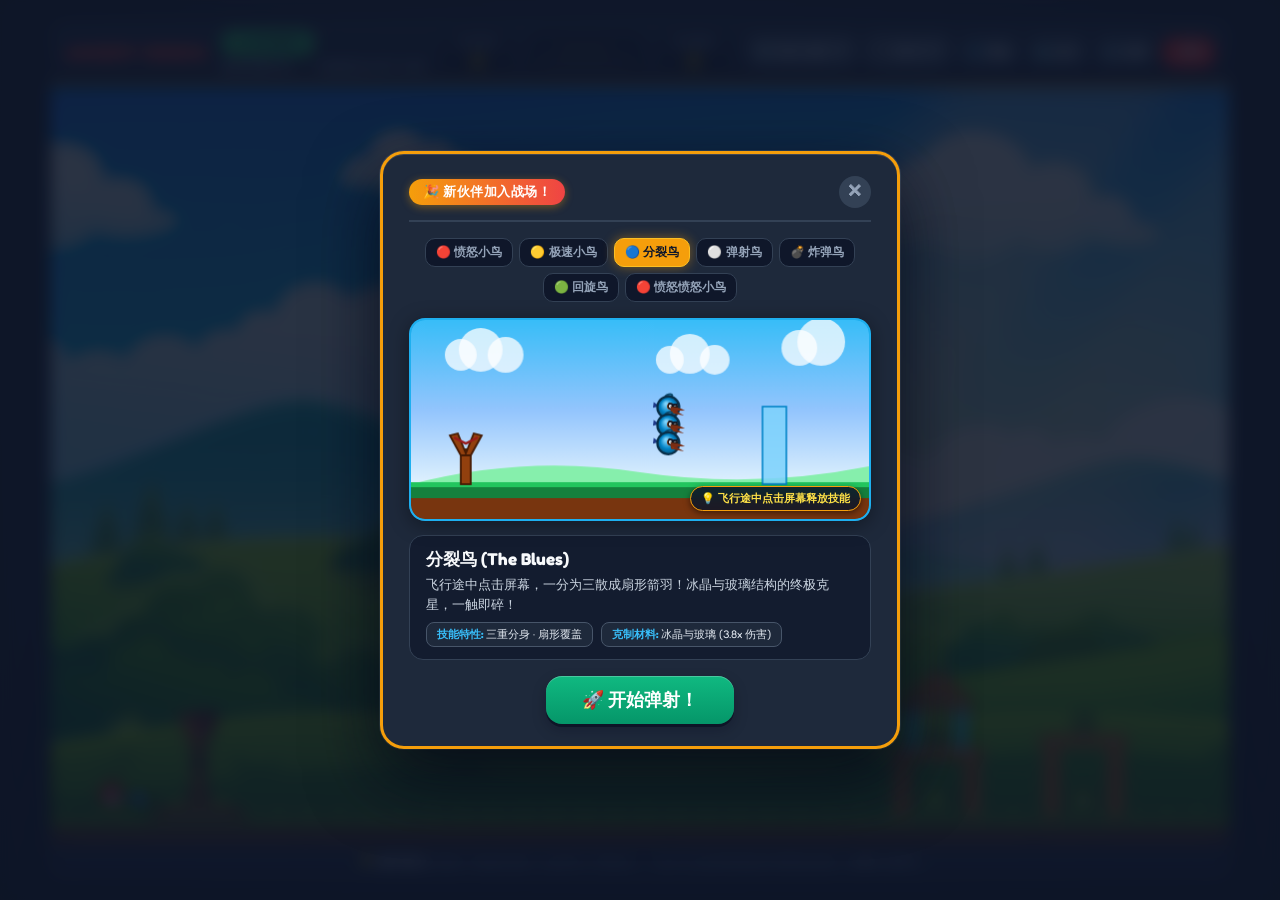
<file: index.html>
<!DOCTYPE html>
<html lang="zh-CN">
<head>
    <meta charset="UTF-8">
    <meta name="viewport" content="width=device-width, initial-scale=1.0">
    <title>Angry Birds Remastered - 经典弹弓物理对决 (超清重制版)</title>
    <link rel="icon" href="data:image/svg+xml,<svg xmlns='http://www.w3.org/2000/svg' viewBox='0 0 64 64'><circle cx='32' cy='34' r='24' fill='%23dc2626'/><path d='M18 24L32 30L46 24' stroke='%23111' stroke-width='5' stroke-linecap='round' fill='none'/><polygon points='32,33 43,37 32,42' fill='%23f59e0b'/></svg>">
    <link rel="stylesheet" href="style.css?v=20261118_2200">
    <link rel="preconnect" href="https://fonts.googleapis.com">
    <link rel="preconnect" href="https://fonts.gstatic.com" crossorigin>
    <link href="https://fonts.googleapis.com/css2?family=Fredoka:wght@600;700;800;900&display=swap" rel="stylesheet">
</head>
<body>
    <div class="game-container">
        <!-- Top Arcade HUD Bar -->
        <header class="header-bar">
            <div class="title-section">
                <h1 class="logo-text">ANGRY BIRDS</h1>
                <div class="level-meta">
                    <span class="level-badge" id="currentLevel">1-1 初试锋芒</span>
                    <span class="level-sub" id="levelSubtitle">瞄准承重木柱，一击摧毁双子木塔</span>
                </div>
            </div>

            <div class="scoreboard">
                <div class="score-box">
                    <span class="label">本关得分</span>
                    <span class="val" id="currentScore">0</span>
                </div>
                <div class="score-box star-progress-box" title="达到目标分数即可解锁三星评价">
                    <div class="star-row" id="hudStars">☆☆☆</div>
                    <div class="star-bar-track">
                        <div class="star-bar-fill" id="starProgressFill"></div>
                    </div>
                </div>
                <div class="score-box">
                    <span class="label">历史最佳</span>
                    <span class="val" id="highScore">0</span>
                </div>
            </div>

            <div class="controls-section">
                <a href="https://39.97.50.218:8080/" class="btn btn-nav" id="badgePortalBtn" title="返回云檐趣阁应用门户大厅">🛡️ 返回云檐门户</a>
                <a href="./arcade/" class="btn btn-nav" id="arcadeLobbyBtn" title="前往云檐趣阁小游戏大厅">🎮 游戏大厅</a>
                <button class="btn btn-secondary" id="birdBookBtn" title="小鸟图鉴与技能教学演示">🐦 图鉴</button>
                <button class="btn btn-secondary" id="levelSelectBtn">🗺️ 选关</button>
                <button class="btn btn-secondary" id="settingsBtn" title="音效、背景音乐与显示设置">⚙️ 设置</button>
                <button class="btn btn-restart" id="restartBtn">↻ 重玩</button>
            </div>
        </header>

        <!-- Canvas Viewport with Camera System -->
        <main class="canvas-wrapper">
            <canvas id="gameCanvas"></canvas>

            <div class="combo-hud-pill hidden" id="comboHudPill" aria-live="polite">
                <span class="combo-flame">🔥</span>
                <span class="combo-mult" id="comboMultText">x2</span>
                <span class="combo-label">连环破坏</span>
                <span class="combo-bonus" id="comboBonusText">+0</span>
            </div>

            <!-- Level Cleared / Level Failed Modal -->
            <div class="modal-overlay hidden" id="gameOverModal">
                <div class="modal-content">
                    <h2 id="modalTitle">LEVEL CLEARED!</h2>
                    <div class="modal-stars" id="modalStars">⭐⭐⭐</div>
                    <p id="modalDesc">本关得分: 35000</p>
                    <div class="modal-record-tag" id="modalRecordTag">💾 成绩已自动保存到本地</div>
                    <div class="modal-btn-row">
                        <button class="btn btn-secondary" id="modalRetryBtn">↻ 重玩本关</button>
                        <button class="btn btn-secondary" id="modalSelectBtn">🗺️ 选关</button>
                        <button class="btn btn-primary" id="modalBtn">下一关 ➔</button>
                    </div>
                </div>
            </div>

            <!-- Chapter & Level Selection Modal (4 Big Worlds) -->
            <div class="modal-overlay hidden" id="levelSelectModal">
                <div class="modal-content level-select-content">
                    <div class="modal-header">
                        <h2>🗺️ 关卡选择 (八大章节主题)</h2>
                        <button class="modal-close-btn" id="closeLevelSelectBtn">✕</button>
                    </div>
                    <!-- World Tabs -->
                    <div class="world-tabs" id="worldTabs">
                        <!-- Rendered dynamically -->
                    </div>
                    <div class="world-intro" id="worldIntro">
                        <span class="world-title" id="worldIntroTitle">章节名</span>
                        <span class="world-desc" id="worldIntroDesc">章节描述</span>
                    </div>
                    <div class="level-select-grid" id="levelSelectList">
                        <!-- Populated dynamically by game.js -->
                    </div>
                </div>
            </div>

            <!-- Settings Modal (Sound, Gameplay & LocalStorage Data) -->
            <div class="modal-overlay hidden" id="settingsModal">
                <div class="modal-content settings-content">
                    <div class="modal-header">
                        <h2>⚙️ 游戏设置 & 个人档案</h2>
                        <button class="modal-close-btn" id="closeSettingsBtn">✕</button>
                    </div>

                    <div class="settings-body">
                        <!-- Sound & Music -->
                        <div class="settings-group">
                            <h3 class="group-title">🔊 声音与音乐控制</h3>
                            <div class="setting-row">
                                <div class="setting-info">
                                    <span class="setting-name">游戏音效 (SFX)</span>
                                    <span class="setting-sub">击打、爆炸、弹弓与鸟叫声音</span>
                                </div>
                                <div class="setting-controls">
                                    <input type="range" class="vol-slider" id="sfxVolumeSlider" min="0" max="100" value="80">
                                    <span class="vol-num" id="sfxVolumeText">80%</span>
                                    <button class="btn-toggle active" id="sfxToggleBtn">开</button>
                                </div>
                            </div>
                            <div class="setting-row">
                                <div class="setting-info">
                                    <span class="setting-name">背景音乐 (BGM)</span>
                                    <span class="setting-sub">轻快欢脱的游戏背景旋律</span>
                                </div>
                                <div class="setting-controls">
                                    <input type="range" class="vol-slider" id="bgmVolumeSlider" min="0" max="100" value="50">
                                    <span class="vol-num" id="bgmVolumeText">50%</span>
                                    <button class="btn-toggle" id="bgmToggleBtn">关</button>
                                </div>
                            </div>
                        </div>

                        <!-- Visuals & Guides -->
                        <div class="settings-group">
                            <h3 class="group-title">🎯 辅助与视觉</h3>
                            <div class="setting-row">
                                <div class="setting-info">
                                    <span class="setting-name">弹道预测虚线</span>
                                    <span class="setting-sub">拉动弹弓时显示完整的物理抛物线轨迹</span>
                                </div>
                                <button class="btn-toggle active" id="trajectoryToggleBtn">开启</button>
                            </div>
                            <div class="setting-row">
                                <div class="setting-info">
                                    <span class="setting-name">爆炸屏幕震动</span>
                                    <span class="setting-sub">TNT爆炸与建筑倒塌时的镜头晃动特效</span>
                                </div>
                                <button class="btn-toggle active" id="screenShakeToggleBtn">开启</button>
                            </div>
                        </div>

                        <!-- LocalStorage Player Career Stats -->
                        <div class="settings-group">
                            <h3 class="group-title">🏆 本地玩家生涯数据 (LocalStorage)</h3>
                            <div class="stats-card-grid">
                                <div class="stat-card">
                                    <div class="stat-label">累计星星数</div>
                                    <div class="stat-value" id="statStarsCount">0 / 360 ⭐</div>
                                </div>
                                <div class="stat-card">
                                    <div class="stat-label">已通关数量</div>
                                    <div class="stat-value" id="statLevelsCleared">0 / 120</div>
                                </div>
                                <div class="stat-card">
                                    <div class="stat-label">历史总得分</div>
                                    <div class="stat-value" id="statTotalScore">0 分</div>
                                </div>
                                <div class="stat-card">
                                    <div class="stat-label">存档同步状态</div>
                                    <div class="stat-value" style="color: #4ade80;">本地自动保存</div>
                                </div>
                            </div>
                            <button class="btn btn-secondary" id="openTutorialFromSettingsBtn" style="margin-top: 14px; width: 100%;">🐦 查看小鸟技能教学演示</button>
                            <div class="reset-wrap">
                                <button class="btn btn-danger-outline" id="resetSaveDataBtn">⚠️ 重置本地进度与已解关卡</button>
                            </div>
                        </div>
                    </div>
                </div>
            </div>

            <!-- New Bird Encounter / Bird Codex Tutorial Modal with Live Animated Skill Demo -->
            <div class="modal-overlay hidden" id="birdTutorialModal">
                <div class="modal-content bird-tutorial-content">
                    <div class="modal-header">
                        <div class="tutorial-tag" id="tutorialTag">🎉 新伙伴加入战场！</div>
                        <button class="modal-close-btn" id="closeTutorialBtn">✕</button>
                    </div>

                    <!-- Bird Selection Tabs -->
                    <div class="tutorial-tabs" id="tutorialTabs">
                        <button class="tut-tab-btn" data-bird="red">🔴 愤怒小鸟</button>
                        <button class="tut-tab-btn active" data-bird="yellow">🟡 极速小鸟</button>
                        <button class="tut-tab-btn" data-bird="blue">🔵 分裂鸟</button>
                        <button class="tut-tab-btn" data-bird="matilda">⚪ 弹射鸟</button>
                        <button class="tut-tab-btn" data-bird="bomb">💣 炸弹鸟</button>
                        <button class="tut-tab-btn" data-bird="hal">🟢 回旋鸟</button>
                        <button class="tut-tab-btn" data-bird="terence">🔴 愤怒愤怒小鸟</button>
                    </div>

                    <!-- Live Animated Blackboard Canvas -->
                    <div class="tutorial-stage">
                        <canvas id="tutorialCanvas" width="460" height="200"></canvas>
                        <div class="tutorial-tip-badge" id="tutorialTipBadge">💡 飞行途中点击屏幕释放技能</div>
                    </div>

                    <!-- Info Box -->
                    <div class="tutorial-info">
                        <h3 id="tutorialBirdName">飞镖黄 · 极速突刺</h3>
                        <p id="tutorialBirdDesc">飞行途中点击屏幕，瞬间爆发超音速向前冲刺！木头材料的绝对克星！</p>
                        <div class="tutorial-stats-row">
                            <span class="tut-pill" id="tutSpecialty"><strong>技能特性:</strong> 超音速冲刺</span>
                            <span class="tut-pill" id="tutAffinity"><strong>克制材料:</strong> 木质结构 (3.8x 伤害)</span>
                        </div>
                    </div>

                    <div class="modal-btn-row">
                        <button class="btn btn-primary btn-large" id="confirmTutorialBtn">🚀 开始弹射！</button>
                    </div>
                </div>
            </div>
        </main>

        <!-- Bottom Clean Status Bar -->
        <footer class="footer-bar">
            <span class="hint-text">💡 <strong>操作提示:</strong> 拖拽小鸟瞄准发射（拉回中心可取消） · 飞行中点击屏幕或按空格释放技能 · 按 <strong>R</strong> 快速重玩</span>
        </footer>
    </div>

    <!-- Scripts in proper dependency order with cache busting -->
    <script src="matter.min.js?v=20261117_1535"></script>
    <script src="audio.js?v=20261117_1535"></script>
    <script src="sprites.js?v=20261117_1535"></script>
    <script src="levels.js?v=20261117_1535"></script>
    <script src="game.js?v=20261117_1535"></script>
</body>
</html>
</file>
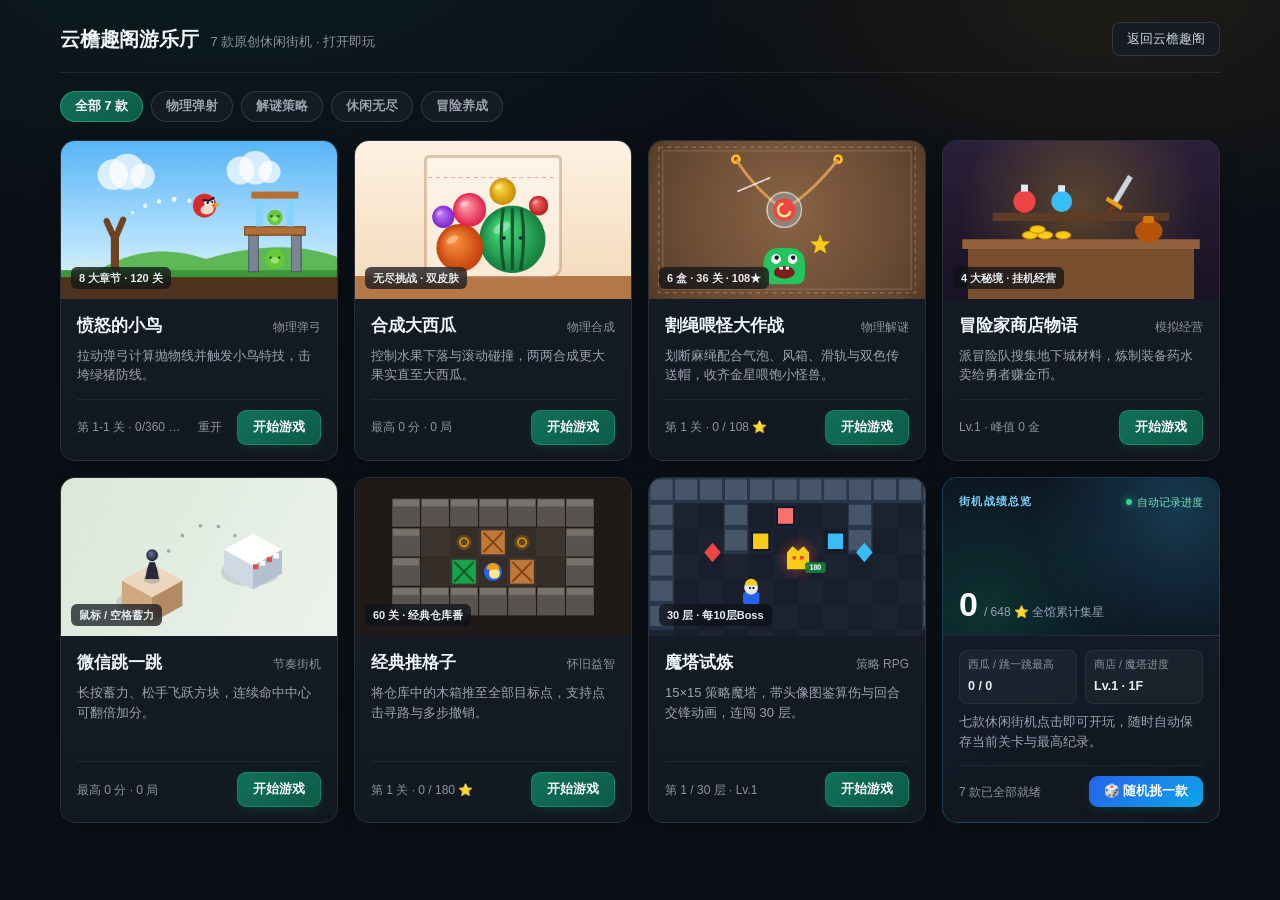
<file: arcade/index.html>
<!DOCTYPE html>
<html lang="zh-CN">
<head>
    <meta charset="UTF-8">
    <meta name="viewport" content="width=device-width, initial-scale=1.0">
    <title>云檐趣阁 · 网页小游戏大厅</title>
    <link rel="icon" href="data:image/svg+xml,<svg xmlns='http://www.w3.org/2000/svg' viewBox='0 0 64 64'><rect width='64' height='64' rx='16' fill='%2311161f'/><text x='32' y='44' font-size='34' text-anchor='middle'>🕹️</text></svg>">
    <link rel="stylesheet" href="style.css?v=20261118_2200">
</head>
<body>
    <div class="arcade-shell">
        <header class="arcade-header">
            <div class="brand">
                <h1>云檐趣阁游乐厅</h1>
                <span class="brand-sub">7 款原创休闲街机 · 打开即玩</span>
            </div>
            <div class="header-actions">
                <a href="https://39.97.50.218:8080/" class="btn-portal">返回云檐趣阁</a>
            </div>
        </header>

        <div class="arcade-filters" id="arcadeFilters" role="tablist" aria-label="游戏分类筛选">
            <button type="button" class="arcade-filter-btn active" data-filter="all" role="tab" aria-selected="true">全部 7 款</button>
            <button type="button" class="arcade-filter-btn" data-filter="physics" role="tab" aria-selected="false">物理弹射</button>
            <button type="button" class="arcade-filter-btn" data-filter="puzzle" role="tab" aria-selected="false">解谜策略</button>
            <button type="button" class="arcade-filter-btn" data-filter="casual" role="tab" aria-selected="false">休闲无尽</button>
            <button type="button" class="arcade-filter-btn" data-filter="rpg" role="tab" aria-selected="false">冒险养成</button>
        </div>

        <main class="games-grid">
            <!-- 1. 愤怒的小鸟 -->
            <article class="game-card" data-genre="physics" data-slug="angry-birds">
                <a href="./angry-birds/" class="cover-link" id="linkCoverAb" aria-label="开始愤怒的小鸟">
                    <canvas class="cover-canvas" data-cover="angry-birds" width="400" height="225"></canvas>
                    <span class="cover-tag">8 大章节 · 120 关</span>
                </a>
                <div class="card-body">
                    <div class="title-line">
                        <h2>愤怒的小鸟</h2>
                        <span class="genre">物理弹弓</span>
                    </div>
                    <p class="brief">拉动弹弓计算抛物线并触发小鸟特技，击垮绿猪防线。</p>
                    <div class="card-foot">
                        <span class="stat-text" id="abSummary">1-1 · 0 / 360 ⭐</span>
                        <div class="btn-group">
                            <a href="./angry-birds/" class="btn-quiet" id="btnFreshPlay" title="从第一关重新开始">重开</a>
                            <a href="./angry-birds/" class="btn-play" id="btnResumePlay">开始游戏</a>
                        </div>
                    </div>
                </div>
            </article>

            <!-- 2. 合成大西瓜 -->
            <article class="game-card" data-genre="casual" data-slug="fruit-merge">
                <a href="./fruit-merge/" class="cover-link" id="linkCoverFm" aria-label="开始合成大西瓜">
                    <canvas class="cover-canvas" data-cover="fruit-merge" width="400" height="225"></canvas>
                    <span class="cover-tag">无尽挑战 · 双皮肤</span>
                </a>
                <div class="card-body">
                    <div class="title-line">
                        <h2>合成大西瓜</h2>
                        <span class="genre">物理合成</span>
                    </div>
                    <p class="brief">控制水果下落与滚动碰撞，两两合成更大果实直至大西瓜。</p>
                    <div class="card-foot">
                        <span class="stat-text" id="fmSummary">最高 0 分 · 0 局</span>
                        <a href="./fruit-merge/" class="btn-play" id="btnPlayFruit">开始游戏</a>
                    </div>
                </div>
            </article>

            <!-- 3. 割绳喂怪 -->
            <article class="game-card" data-genre="puzzle" data-slug="cut-rope">
                <a href="./cut-rope/" class="cover-link" id="linkCoverCr" aria-label="开始割绳喂怪">
                    <canvas class="cover-canvas" data-cover="cut-rope" width="400" height="225"></canvas>
                    <span class="cover-tag">6 盒 · 36 关 · 108★</span>
                </a>
                <div class="card-body">
                    <div class="title-line">
                        <h2>割绳喂怪大作战</h2>
                        <span class="genre">物理解谜</span>
                    </div>
                    <p class="brief">划断麻绳配合气泡、风箱、滑轨与双色传送帽，收齐金星喂饱小怪兽。</p>
                    <div class="card-foot">
                        <span class="stat-text" id="crSummary">第 1 关 · 0 / 108 ⭐</span>
                        <a href="./cut-rope/" class="btn-play" id="btnPlayCutRope">开始游戏</a>
                    </div>
                </div>
            </article>

            <!-- 4. 冒险家商店物语 -->
            <article class="game-card" data-genre="rpg" data-slug="adventure-tycoon">
                <a href="./adventure-tycoon/" class="cover-link" id="linkCoverAt" aria-label="开始冒险家商店物语">
                    <canvas class="cover-canvas" data-cover="adventure-tycoon" width="400" height="225"></canvas>
                    <span class="cover-tag">4 大秘境 · 挂机经营</span>
                </a>
                <div class="card-body">
                    <div class="title-line">
                        <h2>冒险家商店物语</h2>
                        <span class="genre">模拟经营</span>
                    </div>
                    <p class="brief">派冒险队搜集地下城材料，炼制装备药水卖给勇者赚金币。</p>
                    <div class="card-foot">
                        <span class="stat-text" id="atSummary">Lv.1 · 峰值 0 金</span>
                        <a href="./adventure-tycoon/" class="btn-play" id="btnPlayTycoon">开始游戏</a>
                    </div>
                </div>
            </article>

            <!-- 5. 微信跳一跳 -->
            <article class="game-card" data-genre="casual" data-slug="jump-jump">
                <a href="./jump-jump/" class="cover-link" id="linkCoverJj" aria-label="开始微信跳一跳">
                    <canvas class="cover-canvas" data-cover="jump-jump" width="400" height="225"></canvas>
                    <span class="cover-tag">鼠标 / 空格蓄力</span>
                </a>
                <div class="card-body">
                    <div class="title-line">
                        <h2>微信跳一跳</h2>
                        <span class="genre">节奏街机</span>
                    </div>
                    <p class="brief">长按蓄力、松手飞跃方块，连续命中中心可翻倍加分。</p>
                    <div class="card-foot">
                        <span class="stat-text" id="jjSummary">最高 0 分 · 0 局</span>
                        <a href="./jump-jump/" class="btn-play" id="btnPlayJump">开始游戏</a>
                    </div>
                </div>
            </article>

            <!-- 6. 推格子 -->
            <article class="game-card" data-genre="puzzle" data-slug="sokoban">
                <a href="./sokoban/" class="cover-link" id="linkCoverSk" aria-label="开始经典推格子">
                    <canvas class="cover-canvas" data-cover="sokoban" width="400" height="225"></canvas>
                    <span class="cover-tag">60 关 · 经典仓库番</span>
                </a>
                <div class="card-body">
                    <div class="title-line">
                        <h2>经典推格子</h2>
                        <span class="genre">怀旧益智</span>
                    </div>
                    <p class="brief">将仓库中的木箱推至全部目标点，支持点击寻路与多步撤销。</p>
                    <div class="card-foot">
                        <span class="stat-text" id="skSummary">第 1 关 · 0 / 180 ⭐</span>
                        <a href="./sokoban/" class="btn-play" id="btnPlaySokoban">开始游戏</a>
                    </div>
                </div>
            </article>

            <!-- 7. 魔塔 -->
            <article class="game-card" data-genre="rpg" data-slug="mota">
                <a href="./mota/" class="cover-link" id="linkCoverMt" aria-label="开始魔塔深渊试炼">
                    <canvas class="cover-canvas" data-cover="mota" width="400" height="225"></canvas>
                    <span class="cover-tag">30 层 · 每10层Boss</span>
                </a>
                <div class="card-body">
                    <div class="title-line">
                        <h2>魔塔试炼</h2>
                        <span class="genre">策略 RPG</span>
                    </div>
                    <p class="brief">15×15 策略魔塔，带头像图鉴算伤与回合交锋动画，连闯 30 层。</p>
                    <div class="card-foot">
                        <span class="stat-text" id="mtSummary">第 1 / 30 层 · Lv.1</span>
                        <a href="./mota/" class="btn-play" id="btnPlayMota">开始游戏</a>
                    </div>
                </div>
            </article>

            <!-- 8. 全馆战绩总览 & 随机开玩 -->
            <article class="game-card summary-card">
                <div class="summary-banner">
                    <div class="summary-badge-row">
                        <span class="summary-kicker">街机战绩总览</span>
                        <span class="summary-live-dot">自动记录进度</span>
                    </div>
                    <div class="summary-star-total">
                        <strong id="arcadeAllStars">0</strong>
                        <span>/ 648 ⭐ 全馆累计集星</span>
                    </div>
                </div>
                <div class="card-body">
                    <div class="summary-stats-grid">
                        <div class="sum-pill">
                            <span>西瓜 / 跳一跳最高</span>
                            <strong id="arcadeBestScores">0 / 0</strong>
                        </div>
                        <div class="sum-pill">
                            <span>商店 / 魔塔进度</span>
                            <strong id="arcadeRpgMeta">Lv.1 · 1F</strong>
                        </div>
                    </div>
                    <p class="brief">七款休闲街机点击即可开玩，随时自动保存当前关卡与最高纪录。</p>
                    <div class="card-foot">
                        <span class="stat-text">7 款已全部就绪</span>
                        <button type="button" class="btn-play btn-random-play" id="btnRandomGame">🎲 随机挑一款</button>
                    </div>
                </div>
            </article>
        </main>
    </div>

    <script src="covers.js?v=20261118_2200"></script>
    <script src="arcade.js?v=20261118_2200"></script>
</body>
</html>
</file>
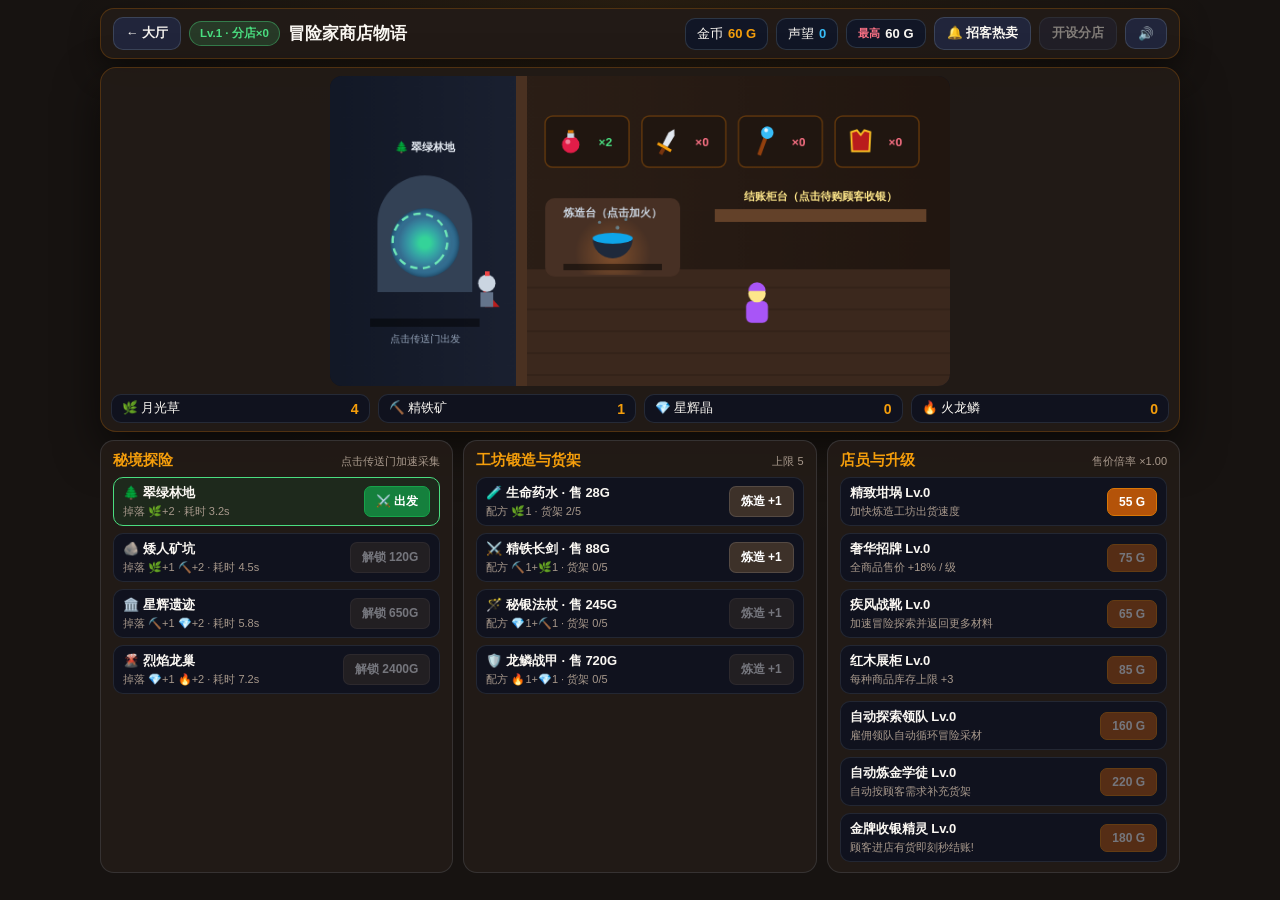
<file: arcade/adventure-tycoon/index.html>
<!DOCTYPE html>
<html lang="zh-CN">
<head>
    <meta charset="UTF-8">
    <meta name="viewport" content="width=device-width, initial-scale=1.0, maximum-scale=1.0, user-scalable=no">
    <title>冒险家商店物语 · 奇幻商铺经营</title>
    <link rel="icon"
        href="data:image/svg+xml,<svg xmlns='http://www.w3.org/2000/svg' viewBox='0 0 64 64'><rect width='64' height='64' rx='14' fill='%23231812'/><circle cx='32' cy='36' r='16' fill='%23f59e0b'/><path d='M22 22h20l-4-8H26z' fill='%23fbbf24'/></svg>">
    <link rel="stylesheet" href="style.css?v=20261118_2200">
</head>
<body>
    <div class="at-shell">
        <header class="topbar">
            <div class="top-left">
                <a href="../index.html" class="nav-pill">← 大厅</a>
                <div class="title-group">
                    <span class="shop-badge" id="shopLevelBadge">Lv.1 小店</span>
                    <h1>冒险家商店物语</h1>
                </div>
            </div>
            <div class="top-right">
                <div class="currency-pill gold-pill">
                    <span>金币</span>
                    <b id="goldVal">60 G</b>
                </div>
                <div class="currency-pill rep-pill" title="声望越高，店铺等级与VIP收益越高">
                    <span>声望</span>
                    <b id="repVal">0</b>
                </div>
                <div class="currency-pill max-pill" title="历史最高金币记录">
                    <span>最高</span>
                    <b id="maxGoldVal">60 G</b>
                </div>
                <button class="action-pill" id="btnRushBell" type="button" title="敲响招客铃：10秒内全品售价 +35% 且客流翻倍">🔔 招客热卖</button>
                <button class="action-pill" id="btnPrestige" type="button" title="总营收满 3000G 可开启分店转生，永久 +35% 售价加成">开设分店</button>
                <button class="action-pill" id="btnMute" type="button" title="音效开关">🔊</button>
            </div>
        </header>

        <!-- Live VIP Special Order Banner -->
        <div class="vip-banner hidden" id="vipBanner">
            <div class="vip-left">
                <span class="vip-tag">王室悬赏</span>
                <span id="vipDesc">需求：生命药水 ×2 · 奖励：104 G + 9 声望</span>
                <span class="vip-timer" id="vipTimer">30s</span>
            </div>
            <button class="vip-btn" id="btnFulfillVip" type="button">交付委托</button>
        </div>

        <!-- Living Interactive Shop Floor Canvas -->
        <section class="canvas-stage">
            <canvas id="shopCanvas" width="680" height="340"></canvas>
            <div class="mat-strip" id="matStrip"></div>
        </section>

        <!-- 3-Column Management Controls -->
        <main class="mgmt-grid">
            <!-- Col 1: Expeditions -->
            <section class="panel-box">
                <div class="box-head">
                    <h2>秘境探险</h2>
                    <span class="box-sub">点击传送门加速采集</span>
                </div>
                <div class="zones-list" id="zonesList"></div>
            </section>

            <!-- Col 2: Crafting Workbench & Shelves -->
            <section class="panel-box">
                <div class="box-head">
                    <h2>工坊锻造与货架</h2>
                    <span class="box-sub" id="shelfCapText">上限 5</span>
                </div>
                <div class="recipes-list" id="recipesList"></div>
            </section>

            <!-- Col 3: Staff Automation & Upgrades -->
            <section class="panel-box">
                <div class="box-head">
                    <h2>店员与升级</h2>
                    <span class="box-sub" id="prestigeMultText">倍率 ×1.00</span>
                </div>
                <div class="upgrades-list" id="upgradesList"></div>
            </section>
        </main>
    </div>

    <div class="toast-banner hidden" id="offlineToast"></div>

    <script src="engine.js?v=20261117_2045"></script>
    <script src="audio.js?v=20261117_2045"></script>
    <script src="game.js?v=20261118_2200"></script>
</body>
</html>
</file>
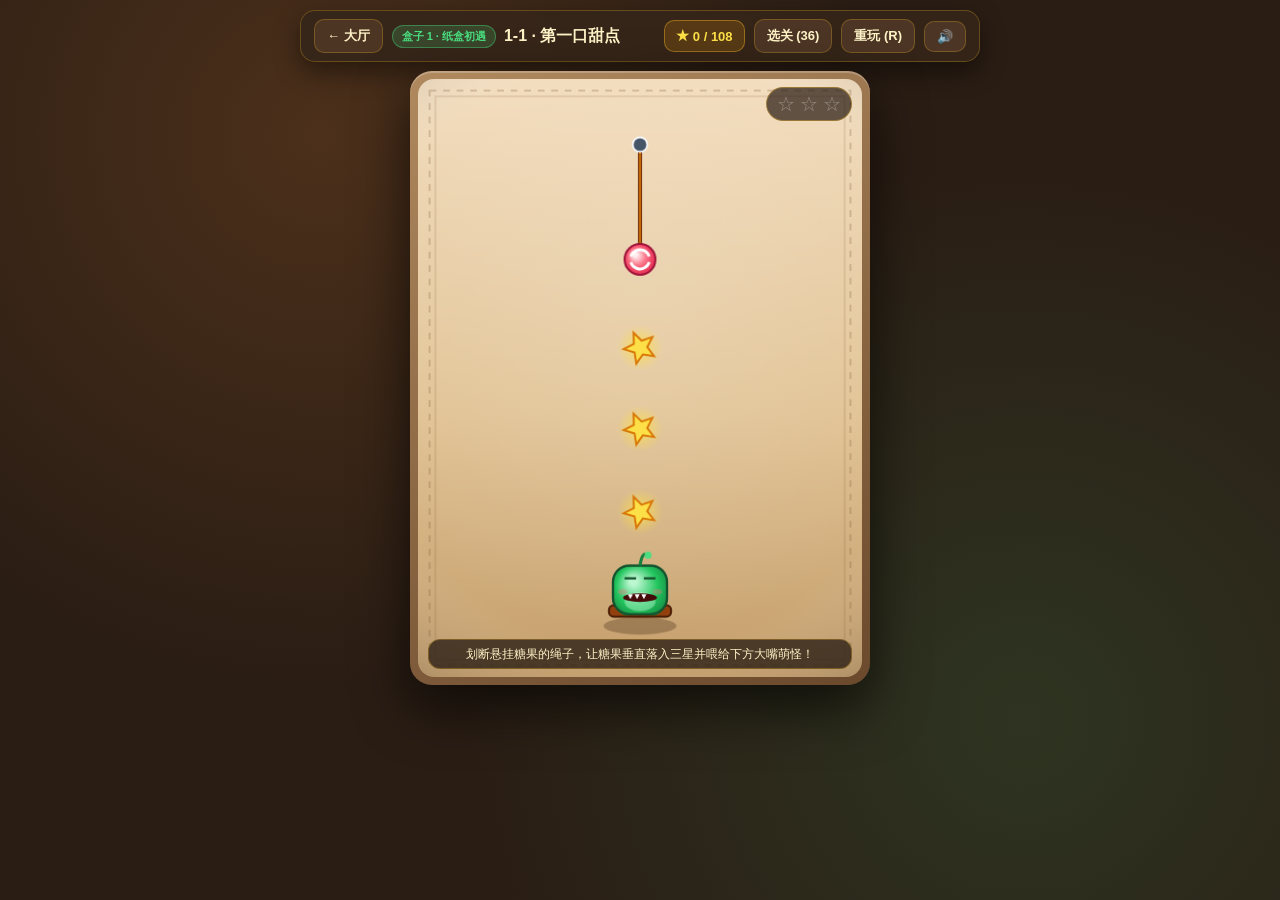
<file: arcade/cut-rope/index.html>
<!DOCTYPE html>
<html lang="zh-CN">

<head>
    <meta charset="UTF-8">
    <meta name="viewport" content="width=device-width, initial-scale=1.0, maximum-scale=1.0, user-scalable=no">
    <title>割绳喂怪 · 36关益智物理</title>
    <link rel="icon"
        href="data:image/svg+xml,<svg xmlns='http://www.w3.org/2000/svg' viewBox='0 0 64 64'><rect width='64' height='64' rx='14' fill='%23634224'/><circle cx='32' cy='34' r='18' fill='%23f43f5e'/><circle cx='26' cy='28' r='5' fill='%23ffffff' opacity='.7'/></svg>">
    <link rel="stylesheet" href="style.css?v=20261118_1745">
</head>

<body>
    <div class="cr-shell">
        <header class="topbar">
            <div class="top-left">
                <a href="../index.html" class="nav-pill">← 大厅</a>
                <div class="stage-meta">
                    <span class="chapter-pill" id="chapterPill">盒子 1 · 纸盒初遇</span>
                    <h1 id="stageTitle">1-1 · 第一口甜点</h1>
                </div>
            </div>
            <div class="top-right">
                <div class="star-pill">
                    <span>★</span>
                    <b id="totalStarsVal">0 / 108</b>
                </div>
                <button class="action-pill" id="btnLevels" type="button">选关 (36)</button>
                <button class="action-pill" id="btnRetry" type="button">重玩 (R)</button>
                <button class="icon-pill" id="btnMute" type="button" title="音效开关">🔊</button>
            </div>
        </header>

        <main class="stage-area">
            <div class="canvas-card">
                <canvas id="ropeCanvas" width="460" height="620"></canvas>
                <div class="hud-stars-bar">
                    <span class="hud-star" id="hs0">☆</span>
                    <span class="hud-star" id="hs1">☆</span>
                    <span class="hud-star" id="hs2">☆</span>
                </div>
                <div class="hint-toast" id="hintToast">划断悬挂糖果的绳子，收齐金星喂给小怪兽</div>
            </div>
        </main>
    </div>

    <!-- 选关弹窗 -->
    <div class="modal-backdrop hidden" id="levelsModal" role="dialog" aria-modal="true">
        <div class="modal-card modal-wide">
            <div class="modal-head">
                <div>
                    <h2>选择甜品盒子（6 盒 · 36 关）</h2>
                </div>
                <button class="close-btn" id="btnCloseLevels" type="button">✕</button>
            </div>
            <div id="chaptersWrap" class="chapters-wrap"></div>
        </div>
    </div>

    <!-- 通关 / 失败结算弹窗 -->
    <div class="modal-backdrop hidden" id="resultModal" role="dialog" aria-modal="true">
        <div class="modal-card modal-compact">
            <div class="res-badge" id="resBadge">DELICIOUS</div>
            <h2 id="resTitle">过关成功</h2>
            <div class="res-stars" id="resStars">★★★</div>
            <p class="res-desc" id="resDesc">集齐三星，完美甜品喂食。</p>
            <div class="res-actions">
                <button class="cta-btn" id="btnResPrimary" type="button">下一关 →</button>
                <button class="action-pill" id="btnResRetry" type="button">重玩</button>
            </div>
        </div>
    </div>

    <script src="engine.js?v=20261118_1745"></script>
    <script src="audio.js?v=20261118_1745"></script>
    <script src="game.js?v=20261118_2200"></script>
</body>

</html>
</file>
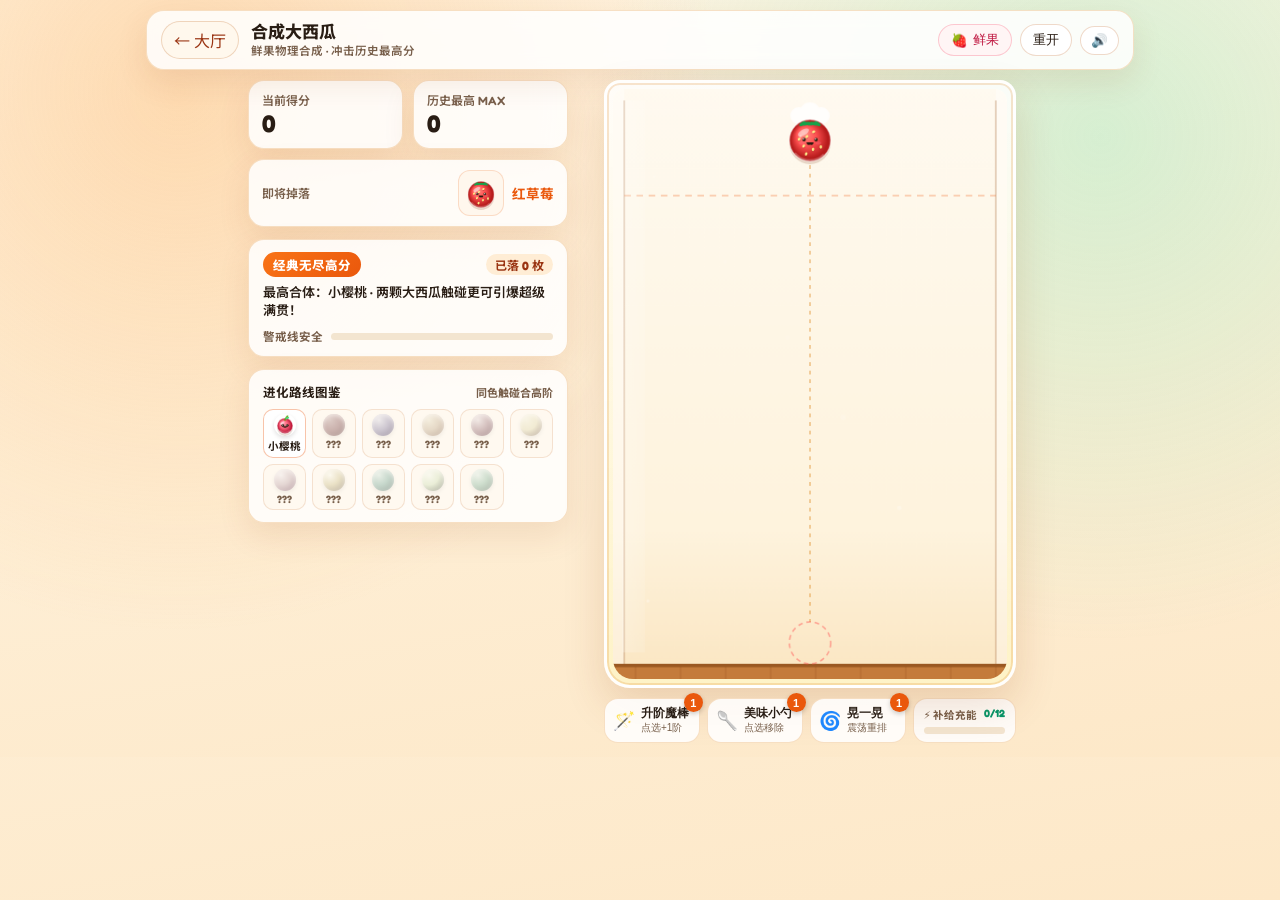
<file: arcade/fruit-merge/index.html>
<!DOCTYPE html>
<html lang="zh-CN">

<head>
    <meta charset="UTF-8">
    <meta name="viewport" content="width=device-width, initial-scale=1.0, maximum-scale=1.0, user-scalable=no">
    <title>萌果奇缘 · 合成大西瓜 MAX | 云檐趣阁小游戏厅</title>
    <link rel="icon"
        href="data:image/svg+xml,<svg xmlns='http://www.w3.org/2000/svg' viewBox='0 0 64 64'><circle cx='32' cy='32' r='28' fill='%2322c55e'/><path d='M18 12Q22 32 18 52M32 6Q35 32 32 58M46 12Q48 32 46 52' stroke='%2315803d' stroke-width='4' fill='none'/></svg>">
    <link rel="stylesheet" href="style.css?v=20261118_1135">
    <link rel="preconnect" href="https://fonts.googleapis.com">
    <link rel="preconnect" href="https://fonts.gstatic.com" crossorigin>
    <link
        href="https://fonts.googleapis.com/css2?family=Fredoka:wght@500;600;700&family=Noto+Sans+SC:wght@500;700;800&display=swap"
        rel="stylesheet">
</head>

<body>
    <div class="fm-shell">
        <!-- Top Header -->
        <header class="fm-topbar">
            <div class="top-left">
                <a href="../" class="btn-pill btn-back" id="btnBackArcade">← 大厅</a>
                <div class="brand-cluster">
                    <div>
                        <h1>合成大西瓜</h1>
                        <span class="brand-sub" id="subtitleLabel">鲜果物理合成 · 冲击历史最高分</span>
                    </div>
                </div>
            </div>

            <div class="top-controls">
                <button class="btn-pill btn-theme" id="btnToggleTheme" title="切换鲜果/萌宠画风">
                    <span id="themeBadgeIcon">🍓</span>
                    <span id="themeBadgeLabel">鲜果</span>
                </button>
                <button class="btn-pill" id="btnRestart" title="重新开始本局">重开</button>
                <button class="btn-pill btn-icon" id="btnMute" aria-label="切换音效" title="开启或关闭音效">🔊</button>
            </div>
        </header>

        <!-- Main Workspace -->
        <main class="fm-stage-grid">
            <!-- Side Panel (Desktop Left / Mobile Compact Strip) -->
            <aside class="fm-side-panel">
                <div class="score-duo">
                    <div class="hud-card score-card">
                        <span class="hud-k">当前得分</span>
                        <strong class="hud-v tabular" id="scoreVal">0</strong>
                    </div>
                    <div class="hud-card target-card">
                        <span class="hud-k" id="goalLabel">历史最高 MAX <em id="newRecordTag" hidden style="font-style:normal;color:#e11d48;font-size:10px;margin-left:3px;">🔥新纪录</em></span>
                        <strong class="hud-v tabular" id="goalVal">0</strong>
                    </div>
                    <div class="hud-card next-card">
                        <span class="hud-k">即将掉落</span>
                        <div class="next-preview-wrap">
                            <canvas id="nextPreviewCanvas" width="60" height="60"></canvas>
                            <span class="next-name" id="nextNameText">红草莓</span>
                        </div>
                    </div>
                </div>

                <!-- Endless Status Banner -->
                <div class="mission-card" id="missionCard">
                    <div class="mission-head">
                        <span class="mission-pill" id="stagePill">无尽高分</span>
                        <span class="mission-moves" id="movesBadge">已落 0 枚</span>
                    </div>
                    <p class="mission-desc" id="missionDesc">相同果实相碰自动合成，触顶警戒线即结束并保存最高分。</p>
                    <div class="danger-meter-wrap" id="dangerMeterWrap">
                        <span>警戒线安全</span>
                        <div class="danger-track">
                            <div class="danger-fill" id="dangerFill"></div>
                        </div>
                    </div>
                </div>

                <!-- 11-Tier Evolution Chain Guide -->
                <div class="dex-card" id="dexCard">
                    <div class="dex-head">
                        <span>进化路线图鉴</span>
                        <span class="dex-tip">同色触碰合高阶</span>
                    </div>
                    <div class="dex-strip" id="dexStrip"></div>
                </div>
            </aside>

            <!-- Center Interactive Glass Jar -->
            <section class="fm-jar-column">
                <div class="jar-frame" id="jarFrame">
                    <canvas id="gameCanvas" width="420" height="620" aria-label="萌果合成玻璃罐画布"></canvas>
                    <div class="tool-banner" id="toolBanner" hidden>
                        <span id="toolBannerText">点击罐内任意果实即可使用道具</span>
                        <button class="banner-cancel" id="btnCancelTool">取消</button>
                    </div>
                    <div class="combo-float-pill" id="comboPill" hidden>连消 ×2</div>
                </div>

                <!-- Tactical Rescue Tools Dock -->
                <div class="tools-dock">
                    <button class="tool-btn" id="toolWand" data-tool="wand" title="升阶魔棒：直接将任意未满级果实升一阶">
                        <span class="tool-ico">🪄</span>
                        <span class="tool-meta">
                            <b>升阶魔棒</b>
                            <small>点选+1阶</small>
                        </span>
                        <span class="tool-count" id="countWand">1</span>
                    </button>
                    <button class="tool-btn" id="toolSpoon" data-tool="spoon" title="美味小勺：挖走一颗卡位的小果实">
                        <span class="tool-ico">🥄</span>
                        <span class="tool-meta">
                            <b>美味小勺</b>
                            <small>点选移除</small>
                        </span>
                        <span class="tool-count" id="countSpoon">1</span>
                    </button>
                    <button class="tool-btn" id="toolShake" data-tool="shake" title="晃动果篮：摇散堆积触发连锁合成">
                        <span class="tool-ico">🌀</span>
                        <span class="tool-meta">
                            <b>晃一晃</b>
                            <small>震荡重排</small>
                        </span>
                        <span class="tool-count" id="countShake">1</span>
                    </button>
                    <div class="energy-pill" title="每次合成充能 +1，满 12 格自动补充 1 枚道具">
                        <div class="energy-head">
                            <span>⚡ 补给充能</span>
                            <b id="energyText">0/12</b>
                        </div>
                        <div class="energy-track">
                            <div class="energy-fill" id="energyFill"></div>
                        </div>
                    </div>
                </div>
            </section>
        </main>
    </div>

    <!-- Result Modal (Game Over) -->
    <div class="fm-modal-backdrop" id="resultModal" hidden>
        <div class="fm-modal fm-result-modal" role="dialog" aria-modal="true" aria-labelledby="resultTitle">
            <div class="result-badge" id="resultEmoji">🍉</div>
            <h2 id="resultTitle">本局结算</h2>
            <p class="result-sub" id="resultSub">历史最高 MAX：0 分</p>
            <div class="result-stats">
                <div class="rs-box"><span>本局得分</span><strong id="resScore">0</strong></div>
                <div class="rs-box"><span>最高连消</span><strong id="resCombo">×1</strong></div>
                <div class="rs-box"><span>合成次数</span><strong id="resMerges">0</strong></div>
            </div>
            <div class="result-actions">
                <button class="btn-action primary" id="btnResultRetry">再来一局 ↻</button>
            </div>
        </div>
    </div>

    <script src="engine.js?v=20261117_1045"></script>
    <script src="audio.js?v=20261116_2335"></script>
    <script src="game.js?v=20261118_2200"></script>
</body>

</html>
</file>
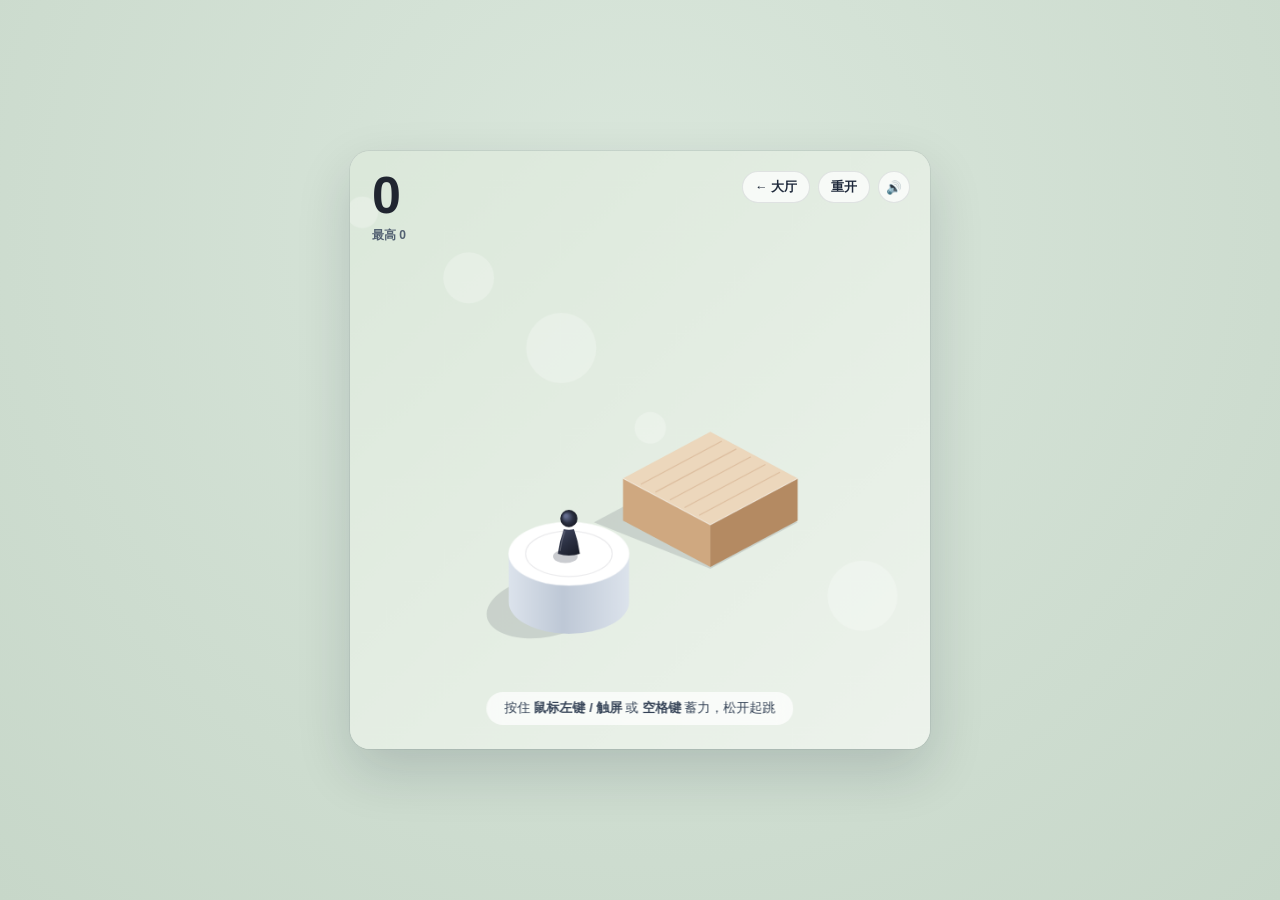
<file: arcade/jump-jump/index.html>
<!DOCTYPE html>
<html lang="zh-CN">
<head>
    <meta charset="UTF-8">
    <meta name="viewport" content="width=device-width, initial-scale=1.0, maximum-scale=1.0, user-scalable=no">
    <title>微信跳一跳 · Jump Jump</title>
    <link rel="icon"
        href="data:image/svg+xml,<svg xmlns='http://www.w3.org/2000/svg' viewBox='0 0 64 64'><rect width='64' height='64' rx='14' fill='%23dce5dd'/><circle cx='32' cy='20' r='9' fill='%231e293b'/><path d='M21 50l6-22h10l6 22z' fill='%231e293b'/></svg>">
    <link rel="stylesheet" href="style.css?v=20261118_1135">
</head>
<body>
    <main class="jj-stage">
        <div class="canvas-wrap">
            <canvas id="jumpCanvas" width="660" height="680"></canvas>

            <!-- Minimal WeChat-inspired floating HUD -->
            <div class="hud-top-left">
                <div class="big-score" id="scoreVal">0</div>
                <div class="sub-meta">
                    <span>最高 <b id="bestVal">0</b></span>
                    <span class="streak-tag" id="streakWrap" hidden>连击 <b id="streakVal">×0</b></span>
                </div>
            </div>

            <div class="hud-top-right">
                <a href="../index.html" class="hud-btn">← 大厅</a>
                <button class="hud-btn" id="btnRestart" type="button">重开</button>
                <button class="hud-btn icon-btn" id="btnMute" type="button" title="音效开关">🔊</button>
            </div>

            <div class="whisper-hint" id="whisperHint">
                按住 <b>鼠标左键 / 触屏</b> 或 <b>空格键</b> 蓄力，松开起跳
            </div>
        </div>
    </main>

    <!-- Clean Settlement Overlay -->
    <div class="modal-backdrop hidden" id="overModal" role="dialog" aria-modal="true">
        <div class="modal-card">
            <div class="over-badge" id="overBadge">GAME OVER</div>
            <h2 id="overTitle">本局得分</h2>
            <div class="over-score" id="overScore">0</div>
            <div class="over-stats">
                <div class="os-box"><span>历史最高</span><b id="overBest">0</b></div>
                <div class="os-box"><span>跳跃步数</span><b id="overJumps">0</b></div>
                <div class="os-box"><span>最佳连击</span><b id="overCombo">×0</b></div>
            </div>
            <button class="cta-btn" id="btnPlayAgain" type="button">再来一局 <small>[空格 / Enter]</small></button>
        </div>
    </div>

    <script src="engine.js?v=20261117_1800"></script>
    <script src="audio.js?v=20261117_1800"></script>
    <script src="game.js?v=20261118_2200"></script>
</body>
</html>
</file>
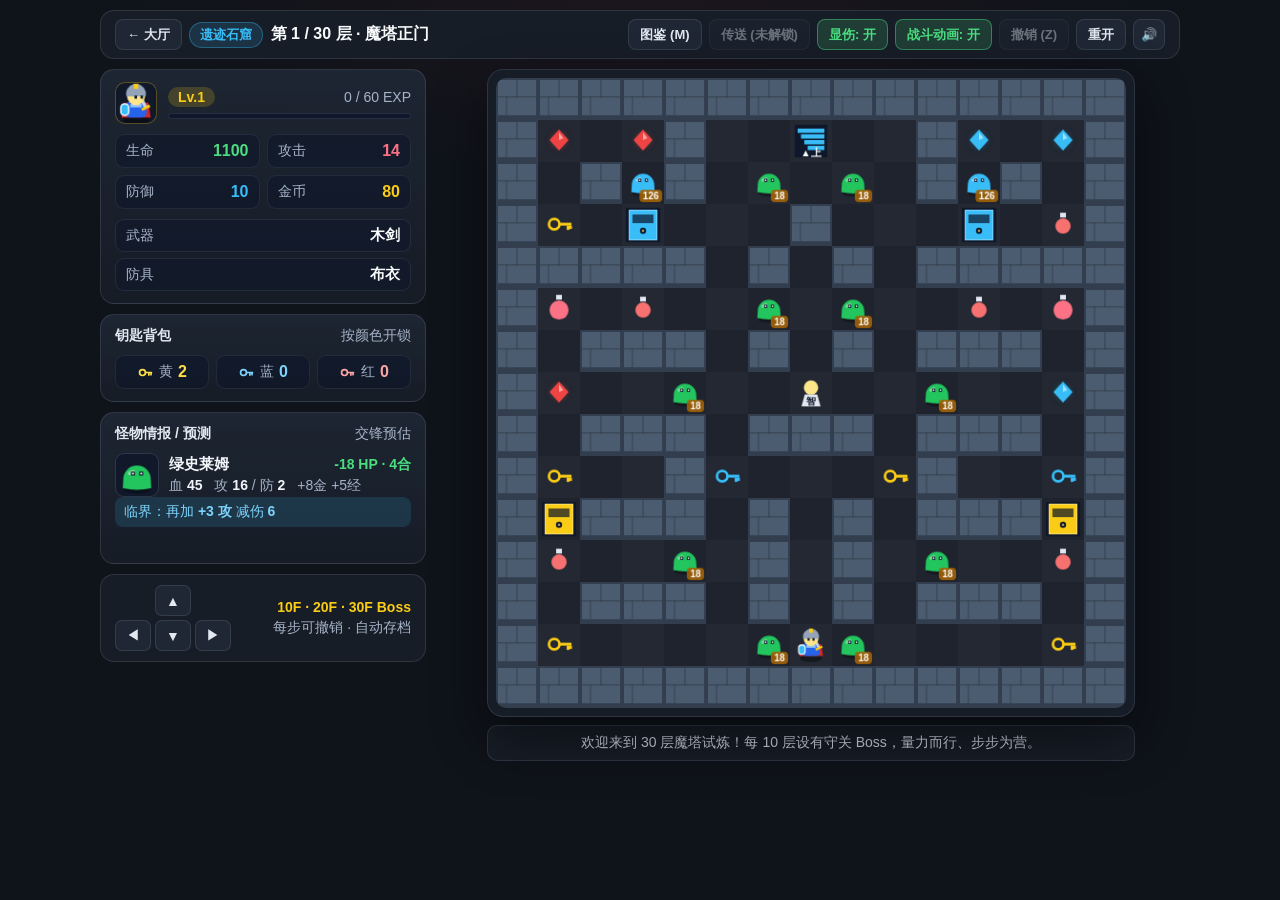
<file: arcade/mota/index.html>
<!DOCTYPE html>
<html lang="zh-CN">
<head>
    <meta charset="UTF-8">
    <meta name="viewport" content="width=device-width, initial-scale=1.0, maximum-scale=1.0, user-scalable=no">
    <title>魔塔 · 30层深渊试炼 | 云檐趣阁小游戏厅</title>
    <link rel="icon"
        href="data:image/svg+xml,<svg xmlns='http://www.w3.org/2000/svg' viewBox='0 0 64 64'><rect width='64' height='64' rx='14' fill='%230f172a'/><path d='M32 10l10 18-10 26-10-26z' fill='%23f59e0b'/><circle cx='32' cy='28' r='5' fill='%23fef3c7'/></svg>">
    <link rel="stylesheet" href="style.css?v=20261118_1740">
</head>
<body>
    <div class="mt-shell">
        <header class="mt-topbar">
            <div class="top-left">
                <a href="../index.html" class="nav-pill">← 大厅</a>
                <div class="floor-head">
                    <span class="zone-pill" id="zoneBadge">遗迹石窟</span>
                    <h1 id="floorTitle">第 1 / 30 层 · 魔塔正门</h1>
                </div>
            </div>
            <div class="top-right">
                <button class="nav-pill" id="btnManual" type="button" title="当前楼层怪物图鉴 [M]">图鉴 (M)</button>
                <button class="nav-pill" id="btnFlyer" type="button" title="已探索楼层快速传送 [F]">传送 (F)</button>
                <button class="nav-pill active" id="btnDmgOverlay" type="button" title="切换怪物显伤开关 [H]">显伤: 开</button>
                <button class="nav-pill active" id="btnBattleAnim" type="button" title="设置是否开启或跳过战斗动画 [B]">战斗动画: 开</button>
                <button class="nav-pill" id="btnUndo" type="button" title="回溯上一步 [Z]">撤销 (Z)</button>
                <button class="nav-pill" id="btnRestart" type="button" title="重新开始魔塔">重开</button>
                <button class="nav-pill icon-only" id="btnMute" type="button" title="音效开关">🔊</button>
            </div>
        </header>

        <main class="mt-workspace">
            <!-- Left Hero & Tactical HUD (minimum 14px typography throughout) -->
            <aside class="hero-panel">
                <div class="panel-card hero-card">
                    <div class="hero-identity">
                        <canvas id="heroAvatarCanvas" class="hero-avatar" width="42" height="42"></canvas>
                        <div class="hero-lv-meta">
                            <div class="hero-row-head">
                                <span class="lv-badge" id="lvVal">Lv.1</span>
                                <span class="exp-hint" id="expNeedVal">0 / 60 EXP</span>
                            </div>
                            <div class="exp-bar-track"><div class="exp-bar-fill" id="expBarFill"></div></div>
                        </div>
                    </div>
                    <div class="stats-grid">
                        <div class="stat-cell hp"><span>生命</span><b id="hpVal">1100</b></div>
                        <div class="stat-cell atk"><span>攻击</span><b id="atkVal">14</b></div>
                        <div class="stat-cell def"><span>防御</span><b id="defVal">10</b></div>
                        <div class="stat-cell gold"><span>金币</span><b id="goldVal">80</b></div>
                    </div>
                    <div class="equip-stack">
                        <div class="equip-line"><span class="eq-tag">武器</span><b id="weaponVal">木剑</b></div>
                        <div class="equip-line"><span class="eq-tag">防具</span><b id="shieldVal">布衣</b></div>
                    </div>
                </div>

                <div class="panel-card">
                    <div class="card-head-row">
                        <span class="card-subhead">钥匙背包</span>
                        <span class="card-sub-hint">按颜色开锁</span>
                    </div>
                    <div class="keys-row">
                        <div class="key-pill yellow">
                            <svg class="k-svg" viewBox="0 0 20 20" aria-hidden="true"><circle cx="6.5" cy="10" r="3.5" fill="none" stroke="currentColor" stroke-width="2"/><path d="M10 10h7M14 10v3M16.5 10v2.5" stroke="currentColor" stroke-width="2" stroke-linecap="round"/></svg>
                            <span>黄</span><b id="keyY">2</b>
                        </div>
                        <div class="key-pill blue">
                            <svg class="k-svg" viewBox="0 0 20 20" aria-hidden="true"><circle cx="6.5" cy="10" r="3.5" fill="none" stroke="currentColor" stroke-width="2"/><path d="M10 10h7M14 10v3M16.5 10v2.5" stroke="currentColor" stroke-width="2" stroke-linecap="round"/></svg>
                            <span>蓝</span><b id="keyB">0</b>
                        </div>
                        <div class="key-pill red">
                            <svg class="k-svg" viewBox="0 0 20 20" aria-hidden="true"><circle cx="6.5" cy="10" r="3.5" fill="none" stroke="currentColor" stroke-width="2"/><path d="M10 10h7M14 10v3M16.5 10v2.5" stroke="currentColor" stroke-width="2" stroke-linecap="round"/></svg>
                            <span>红</span><b id="keyR">0</b>
                        </div>
                    </div>
                </div>

                <div class="panel-card forecast-card" id="forecastCard">
                    <div class="card-head-row">
                        <span class="card-subhead">怪物情报 / 预测</span>
                        <span class="card-sub-hint" id="forecastHintTag">悬停或贴近</span>
                    </div>
                    <div id="forecastBody" class="forecast-empty">
                        <div class="key-hints-grid">
                            <span><b>WASD</b> / 点击寻路</span>
                            <span><b>M</b> 本层怪物图鉴</span>
                            <span><b>Z</b> 撤销上一步</span>
                            <span><b>F</b> 楼层快速传送</span>
                        </div>
                    </div>
                </div>

                <div class="dpad-card">
                    <div class="dpad">
                        <button type="button" class="d-btn" data-dir="0,-1" aria-label="上">▲</button>
                        <div class="dpad-mid">
                            <button type="button" class="d-btn" data-dir="-1,0" aria-label="左">◀</button>
                            <button type="button" class="d-btn" data-dir="0,1" aria-label="下">▼</button>
                            <button type="button" class="d-btn" data-dir="1,0" aria-label="右">▶</button>
                        </div>
                    </div>
                    <div class="milestone-info">
                        <span class="milestone-tag">10F · 20F · 30F Boss</span>
                        <span class="save-note" id="saveNote">每步可撤销 · 自动存档</span>
                    </div>
                </div>
            </aside>

            <!-- Center 15x15 Map Canvas -->
            <section class="board-stage">
                <div class="board-frame" id="boardFrame">
                    <canvas id="motaCanvas" width="660" height="660"></canvas>

                    <!-- Snappy Canvas RPG Duel Overlay -->
                    <div class="battle-overlay hidden" id="battleOverlay">
                        <div class="battle-box">
                            <div class="battle-head">
                                <div class="battle-title-group">
                                    <span class="battle-tag" id="battleEnemyBadge">交锋</span>
                                    <span class="battle-round" id="battleRoundTag">第 1 合</span>
                                </div>
                                <button type="button" class="nav-pill" id="btnSkipBattleNow">跳过 (Space)</button>
                            </div>
                            <canvas id="battleStageCanvas" width="460" height="184"></canvas>
                            <div class="battle-hud-bars">
                                <div class="bhud-side hero">
                                    <div class="bhud-top">
                                        <strong>勇者</strong>
                                        <span class="hp-bar-text" id="heroHpText">HP 1100</span>
                                    </div>
                                    <div class="hp-bar-track"><div class="hp-bar-fill hero" id="heroHpBar"></div></div>
                                    <span class="fighter-stats" id="heroBattleStats">攻 14 · 防 10</span>
                                </div>
                                <div class="bhud-side enemy">
                                    <div class="bhud-top">
                                        <strong id="enemyBattleName">史莱姆</strong>
                                        <span class="hp-bar-text" id="enemyHpText">HP 45</span>
                                    </div>
                                    <div class="hp-bar-track"><div class="hp-bar-fill enemy" id="enemyHpBar"></div></div>
                                    <span class="fighter-stats" id="enemyBattleStats">攻 16 · 防 2</span>
                                </div>
                            </div>
                        </div>
                    </div>
                </div>
                <div class="toast-strip" id="toastStrip">欢迎来到 30 层魔塔试炼！每 10 层设有守关 Boss，量力而行、步步为营。</div>
            </section>
        </main>
    </div>

    <!-- Modal: Monster Manual / Flyer / Shop / Dialog / Unbeatable Alert / Win -->
    <div class="modal-backdrop hidden" id="modalBackdrop" role="dialog" aria-modal="true">
        <div class="modal-card" id="modalCard">
            <div class="modal-head">
                <div>
                    <span class="modal-eyebrow" id="modalEyebrow">系统</span>
                    <h2 id="modalTitle">标题</h2>
                </div>
                <button class="close-btn" id="btnCloseModal" type="button">✕</button>
            </div>
            <div class="modal-body" id="modalBody"></div>
        </div>
    </div>

    <script src="engine.js?v=20261118_1740"></script>
    <script src="audio.js?v=20261118_1740"></script>
    <script src="game.js?v=20261118_2200"></script>
</body>
</html>
</file>
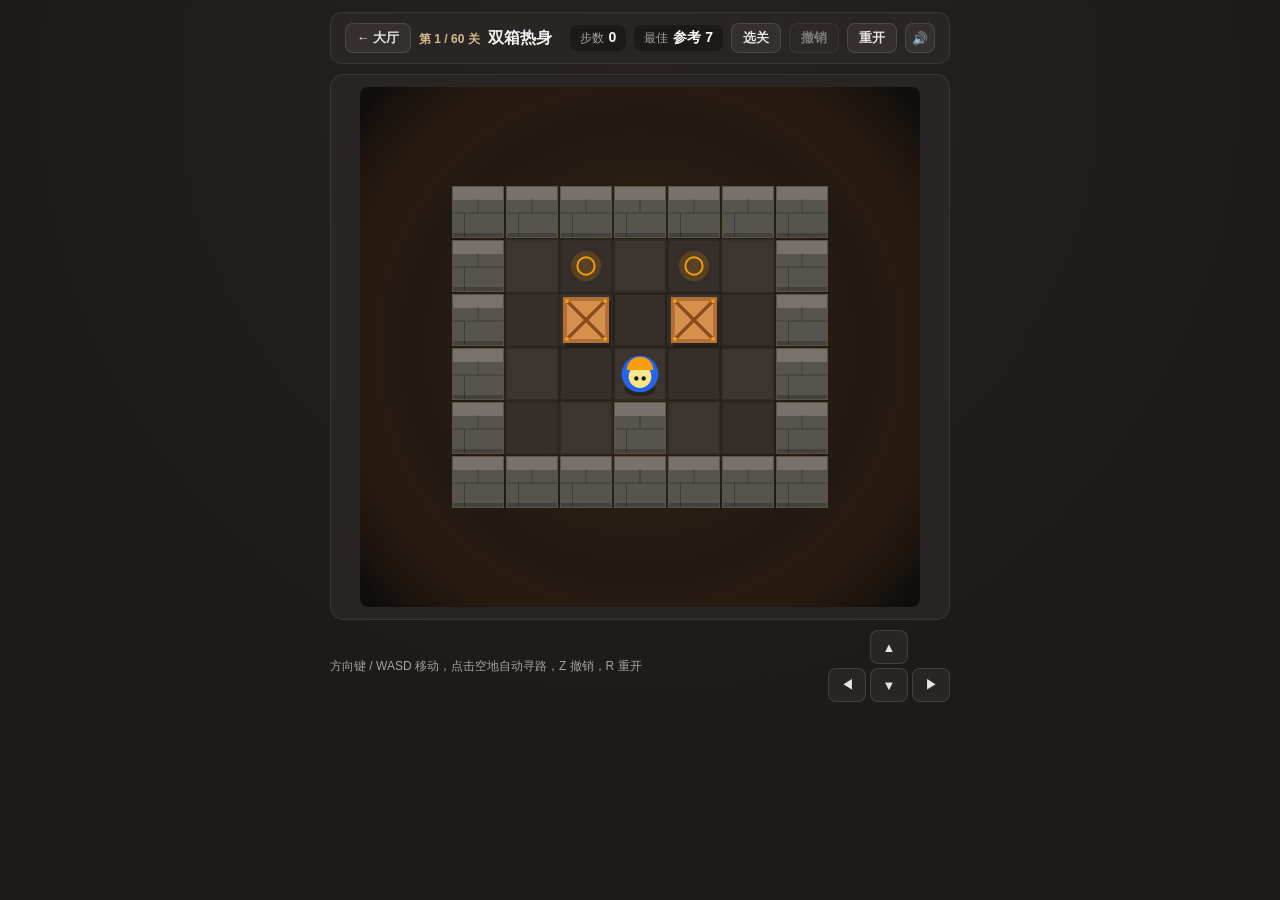
<file: arcade/sokoban/index.html>
<!DOCTYPE html>
<html lang="zh-CN">
<head>
    <meta charset="UTF-8">
    <meta name="viewport" content="width=device-width, initial-scale=1.0, maximum-scale=1.0, user-scalable=no">
    <title>推格子 · 60关经典仓库番 Sokoban</title>
    <link rel="icon"
        href="data:image/svg+xml,<svg xmlns='http://www.w3.org/2000/svg' viewBox='0 0 64 64'><rect width='64' height='64' rx='14' fill='%231c1917'/><rect x='14' y='14' width='36' height='36' rx='6' fill='%23d68f4d' stroke='%23854d1c' stroke-width='4'/><path d='M20 20l24 24M44 20L20 44' stroke='%23854d1c' stroke-width='4'/></svg>">
    <link rel="stylesheet" href="style.css?v=20261118_1200">
</head>
<body>
    <div class="sk-shell">
        <header class="sk-topbar">
            <div class="top-left">
                <a href="../index.html" class="nav-btn">← 大厅</a>
                <div class="title-wrap">
                    <span class="lvl-tag" id="lvlBadge">第 1 / 60 关</span>
                    <h1 id="lvlTitle">双箱热身</h1>
                </div>
            </div>
            <div class="top-right">
                <div class="metric"><span>步数</span><b id="movesVal">0</b></div>
                <div class="metric"><span>最佳</span><b id="bestVal">—</b></div>
                <button class="nav-btn" id="btnLevels" type="button">选关</button>
                <button class="nav-btn" id="btnUndo" type="button" title="撤销上一步 [Z]">撤销</button>
                <button class="nav-btn" id="btnReset" type="button" title="重新开始本关 [R]">重开</button>
                <button class="nav-btn icon-only" id="btnMute" type="button" title="音效开关">🔊</button>
            </div>
        </header>

        <main class="board-wrap">
            <div class="board-frame">
                <canvas id="sokobanCanvas" width="560" height="520"></canvas>
                <div class="deadlock-bar hidden" id="deadlockBar">有箱子推入死角，可按 Z 撤销</div>
            </div>

            <div class="bottom-bar">
                <span class="controls-note">方向键 / WASD 移动，点击空地自动寻路，Z 撤销，R 重开</span>
                <div class="dpad" aria-label="方向控制">
                    <button type="button" class="d-btn" data-dir="0,-1" aria-label="向上">▲</button>
                    <div class="dpad-mid">
                        <button type="button" class="d-btn" data-dir="-1,0" aria-label="向左">◀</button>
                        <button type="button" class="d-btn" data-dir="0,1" aria-label="向下">▼</button>
                        <button type="button" class="d-btn" data-dir="1,0" aria-label="向右">▶</button>
                    </div>
                </div>
            </div>
        </main>
    </div>

    <!-- Stage Select Modal -->
    <div class="modal-backdrop hidden" id="levelsModal" role="dialog" aria-modal="true">
        <div class="modal-card modal-wide">
            <div class="modal-head">
                <h2>选择关卡（60 关）</h2>
                <button class="close-btn" id="btnCloseLevels" type="button">✕</button>
            </div>
            <div class="chapter-tabs" id="chapterTabs"></div>
            <div class="levels-grid" id="levelsGrid"></div>
        </div>
    </div>

    <!-- Clear Modal -->
    <div class="modal-backdrop hidden" id="winModal" role="dialog" aria-modal="true">
        <div class="modal-card">
            <div class="win-stars" id="winStars">★★★</div>
            <h2 id="winTitle">过关</h2>
            <p class="win-sub" id="winSub">用时 10 步 · 参考步数 12 步</p>
            <div class="win-actions">
                <button class="btn-primary" id="btnNextLvl" type="button">下一关 →</button>
                <button class="nav-btn" id="btnReplayLvl" type="button">重玩</button>
            </div>
        </div>
    </div>

    <script src="engine.js?v=20261118_1200"></script>
    <script src="audio.js?v=20261118_1200"></script>
    <script src="game.js?v=20261118_2200"></script>
</body>
</html>
</file>
<file: style.css>
* {
    box-sizing: border-box;
    margin: 0;
    padding: 0;
    user-select: none;
    -webkit-user-select: none;
}

body {
    background: radial-gradient(circle at 50% 30%, #1e293b 0%, #090d16 100%);
    font-family: 'Fredoka', -apple-system, BlinkMacSystemFont, "Segoe UI", Roboto, Helvetica, Arial, sans-serif;
    color: #ffffff;
    height: 100vh;
    height: 100dvh;
    width: 100%;
    display: flex;
    flex-direction: column;
    align-items: center;
    justify-content: center;
    overflow: hidden;
    padding: 12px;
}

.game-container {
    position: relative;
    width: 84vw;
    max-width: 1760px;
    height: 92vh;
    height: 92dvh;
    background: #020617;
    border-radius: 20px;
    box-shadow: 0 25px 60px rgba(0, 0, 0, 0.75), 0 0 0 3px rgba(255, 255, 255, 0.12);
    overflow: hidden;
    display: flex;
    flex-direction: column;
    transition: width 0.2s ease, height 0.2s ease, border-radius 0.2s ease;
}

@media (max-width: 1320px) {
    body {
        padding: 6px;
    }
    .game-container {
        width: 92vw;
        height: 95vh;
        height: 95dvh;
        border-radius: 14px;
    }
}

@media (max-width: 1120px), (max-height: 660px) {
    body {
        padding: 0;
    }
    .game-container {
        width: 100%;
        max-width: none;
        height: 100vh;
        height: 100dvh;
        border-radius: 0;
        box-shadow: none;
    }
}

/* Header bar */
.header-bar {
    display: flex;
    justify-content: space-between;
    align-items: center;
    padding: 9px 18px;
    background: linear-gradient(180deg, #1e293b 0%, #0f172a 100%);
    border-bottom: 3px solid #f59e0b;
    z-index: 10;
    gap: 12px;
    flex-wrap: wrap;
}

.title-section {
    display: flex;
    align-items: center;
    gap: 14px;
}

.logo-text {
    font-size: 26px;
    font-weight: 900;
    color: #ef4444;
    text-shadow: 2px 2px 0 #fff, -1px -1px 0 #fff, 1px -1px 0 #fff, -1px 1px 0 #fff, 3px 4px 8px rgba(0,0,0,0.7);
    letter-spacing: 1px;
}

.level-meta {
    display: flex;
    flex-direction: column;
    gap: 3px;
}

.level-badge {
    background: #4ade80;
    color: #0f172a;
    font-weight: 900;
    font-size: 13px;
    padding: 4px 12px;
    border-radius: 20px;
    display: inline-block;
    box-shadow: 0 2px 4px rgba(0,0,0,0.25);
    width: fit-content;
}

.level-sub {
    font-size: 12px;
    color: #94a3b8;
    font-weight: 600;
}

.scoreboard {
    display: flex;
    gap: 14px;
}

.score-box {
    display: flex;
    flex-direction: column;
    align-items: center;
    background: rgba(15, 23, 42, 0.75);
    padding: 5px 16px;
    border-radius: 12px;
    border: 1px solid rgba(255, 255, 255, 0.12);
}

.score-box .label {
    font-size: 11px;
    color: #94a3b8;
    text-transform: uppercase;
    font-weight: 700;
}

.score-box .val {
    font-size: 20px;
    font-weight: 900;
    color: #facc15;
    text-shadow: 0 0 10px rgba(250, 204, 21, 0.4);
}

.star-progress-box {
    min-width: 112px;
    justify-content: center;
    gap: 5px;
}

.star-row {
    font-size: 14px;
    letter-spacing: 3px;
    color: #facc15;
    line-height: 1;
}

.star-bar-track {
    width: 92px;
    height: 7px;
    background: rgba(255, 255, 255, 0.14);
    border-radius: 999px;
    overflow: hidden;
    border: 1px solid rgba(255, 255, 255, 0.12);
}

.star-bar-fill {
    width: 0%;
    height: 100%;
    background: linear-gradient(90deg, #4ade80 0%, #facc15 65%, #f59e0b 100%);
    border-radius: 999px;
    transition: width 0.25s ease;
}

.controls-section {
    display: flex;
    gap: 8px;
    align-items: center;
    flex-wrap: wrap;
}

.btn {
    border: none;
    outline: none;
    cursor: pointer;
    font-family: inherit;
    font-weight: 800;
    font-size: 13px;
    padding: 8px 14px;
    border-radius: 12px;
    transition: all 0.15s ease;
    box-shadow: 0 4px 0 rgba(0, 0, 0, 0.35);
    display: inline-flex;
    align-items: center;
    gap: 4px;
}

.btn:active {
    transform: translateY(3px);
    box-shadow: 0 1px 0 rgba(0, 0, 0, 0.35);
}

.btn-secondary {
    background: #334155;
    color: #f1f5f9;
}
.btn-secondary:hover {
    background: #475569;
}
.btn-secondary.active {
    background: #0284c7;
    color: #fff;
    box-shadow: 0 0 12px #38bdf8;
}

.btn-nav {
    background: linear-gradient(180deg, #475569 0%, #334155 100%);
    color: #e2e8f0;
    text-decoration: none;
    border: 1px solid rgba(255, 255, 255, 0.15);
}
.btn-nav:hover {
    background: linear-gradient(180deg, #64748b 0%, #475569 100%);
    color: #ffffff;
    border-color: #38bdf8;
}

.btn-powerup {
    background: linear-gradient(180deg, #d97706 0%, #b45309 100%);
    color: #fef08a;
    border: 1px solid #fbbf24;
}
.btn-powerup:hover {
    background: linear-gradient(180deg, #f59e0b 0%, #d97706 100%);
}
.btn-powerup.active {
    background: linear-gradient(180deg, #fbbf24 0%, #f59e0b 100%);
    color: #0f172a;
    box-shadow: 0 0 16px #facc15, 0 4px 0 #b45309;
}

.btn-restart {
    background: #dc2626;
    color: #fff;
}
.btn-restart:hover {
    background: #b91c1c;
}

/* Canvas wrapper */
.canvas-wrapper {
    position: relative;
    flex: 1 1 auto;
    width: 100%;
    min-height: 220px;
    overflow: hidden;
    background: linear-gradient(180deg, #38bdf8 0%, #7dd3fc 60%, #bae6fd 100%);
}

canvas {
    width: 100%;
    height: 100%;
    display: block;
    cursor: crosshair;
}

@media (max-width: 1040px), (max-height: 620px) {
    .header-bar {
        padding: 6px 12px;
        gap: 8px;
    }
    .logo-text {
        font-size: 20px;
    }
    .level-sub {
        display: none;
    }
    .scoreboard {
        gap: 8px;
    }
    .score-box {
        padding: 3px 10px;
    }
    .score-box .val {
        font-size: 16px;
    }
    .btn {
        padding: 6px 10px;
        font-size: 12px;
    }
    .footer-bar {
        padding: 4px 12px;
        font-size: 11px;
    }
}

/* Bottom status bar */
.footer-bar {
    display: flex;
    justify-content: center;
    align-items: center;
    padding: 7px 20px;
    background: #0f172a;
    border-top: 1px solid #1e293b;
    font-size: 12px;
    color: #94a3b8;
    text-align: center;
}

.hint-text {
    font-size: 12px;
    color: #94a3b8;
    letter-spacing: 0.3px;
}

.hint-text strong {
    color: #e2e8f0;
}

/* Modals */
.modal-overlay {
    position: fixed;
    inset: 0;
    padding: 14px;
    background: rgba(15, 23, 42, 0.88);
    backdrop-filter: blur(5px);
    display: flex;
    align-items: center;
    justify-content: center;
    z-index: 100;
    opacity: 1;
    transition: opacity 0.2s ease;
}

.modal-overlay.hidden {
    display: none;
    opacity: 0;
}

.modal-content {
    background: #1e293b;
    border: 3px solid #f59e0b;
    border-radius: 24px;
    padding: 26px 32px;
    text-align: center;
    box-shadow: 0 25px 50px rgba(0,0,0,0.85);
    max-width: 480px;
    width: 92%;
    max-height: 90vh;
    overflow-y: auto;
    animation: popIn 0.3s cubic-bezier(0.175, 0.885, 0.32, 1.275);
    position: relative;
}

.modal-header {
    display: flex;
    justify-content: space-between;
    align-items: center;
    border-bottom: 2px solid #334155;
    padding-bottom: 12px;
    margin-bottom: 16px;
}

.modal-header h2 {
    font-size: 22px;
    font-weight: 800;
    color: #facc15;
    margin: 0;
    letter-spacing: 0.5px;
}

.modal-close-btn {
    background: #334155;
    color: #94a3b8;
    border: none;
    border-radius: 50%;
    width: 32px;
    height: 32px;
    display: flex;
    align-items: center;
    justify-content: center;
    font-size: 16px;
    cursor: pointer;
    font-weight: 900;
    transition: all 0.15s ease;
}
.modal-close-btn:hover {
    background: #ef4444;
    color: #fff;
}

.modal-record-tag {
    display: inline-block;
    background: rgba(74, 222, 128, 0.15);
    color: #4ade80;
    border: 1px solid rgba(74, 222, 128, 0.35);
    font-size: 12px;
    font-weight: 700;
    padding: 4px 12px;
    border-radius: 20px;
    margin-bottom: 20px;
}

.modal-btn-row {
    display: flex;
    gap: 10px;
    justify-content: center;
    flex-wrap: wrap;
}

/* Chapter & Level Select */
.level-select-content {
    max-width: 860px;
    padding: 24px 30px;
    text-align: left;
}

.world-tabs {
    display: flex;
    flex-wrap: wrap;
    gap: 8px;
    padding-bottom: 10px;
    margin-bottom: 12px;
}

.world-tab-btn {
    background: #0f172a;
    border: 2px solid #334155;
    border-radius: 12px;
    padding: 8px 14px;
    color: #94a3b8;
    font-family: inherit;
    font-size: 13px;
    font-weight: 700;
    cursor: pointer;
    display: flex;
    flex-direction: column;
    gap: 2px;
    white-space: nowrap;
    transition: all 0.15s ease;
}

.world-tab-btn:hover {
    border-color: #facc15;
    color: #f8fafc;
}

.world-tab-btn.active {
    border-color: #facc15;
    background: #1e293b;
    color: #facc15;
    box-shadow: 0 4px 12px rgba(250, 204, 21, 0.18);
}

.world-tab-btn .tab-stars {
    font-size: 11px;
    color: #cbd5e1;
}

.world-intro {
    background: #0f172a;
    border-radius: 10px;
    padding: 8px 14px;
    margin-bottom: 14px;
    display: flex;
    justify-content: space-between;
    align-items: center;
    border-left: 4px solid #facc15;
}

.world-title {
    font-weight: 800;
    color: #f1f5f9;
    font-size: 14px;
}

.world-desc {
    color: #94a3b8;
    font-size: 12px;
}

.level-select-grid {
    display: grid;
    grid-template-columns: repeat(auto-fill, minmax(240px, 1fr));
    gap: 12px;
    max-height: 400px;
    overflow-y: auto;
    padding-right: 6px;
}

.level-select-card {
    background: #0f172a;
    border: 2px solid #334155;
    border-radius: 14px;
    padding: 12px 14px;
    cursor: pointer;
    transition: all 0.18s ease;
    display: flex;
    flex-direction: column;
    justify-content: space-between;
}

.level-select-card:hover {
    border-color: #facc15;
    transform: translateY(-2px);
    box-shadow: 0 6px 14px rgba(0,0,0,0.4);
}

.level-select-card.current {
    border-color: #4ade80;
    background: rgba(74, 222, 128, 0.08);
}

.level-select-card.locked {
    opacity: 0.45;
    cursor: not-allowed;
    border-color: #1e293b;
    background: #090d16;
}
.level-select-card.locked:hover {
    border-color: #334155;
    transform: none;
    box-shadow: none;
}

.lvl-head {
    display: flex;
    justify-content: space-between;
    align-items: center;
    margin-bottom: 6px;
}

.lvl-num {
    font-size: 12px;
    font-weight: 800;
    color: #0f172a;
    padding: 2px 8px;
    border-radius: 10px;
}

.lvl-stars {
    font-size: 14px;
    color: #facc15;
}

.lvl-desc {
    font-size: 11px;
    color: #94a3b8;
    line-height: 1.4;
    margin-bottom: 8px;
}

.lvl-score {
    font-size: 11px;
    font-weight: 700;
    color: #38bdf8;
    display: flex;
    justify-content: space-between;
}

.lvl-lock-hint {
    font-size: 11px;
    color: #ef4444;
    font-weight: 700;
}

/* Settings Modal */
.settings-content {
    max-width: 620px;
    padding: 24px 30px;
    text-align: left;
}

.settings-body {
    display: flex;
    flex-direction: column;
    gap: 18px;
    max-height: 480px;
    overflow-y: auto;
    padding-right: 6px;
}

.settings-group {
    background: #0f172a;
    border: 1px solid #334155;
    border-radius: 14px;
    padding: 14px 18px;
}

.group-title {
    font-size: 14px;
    font-weight: 800;
    color: #facc15;
    margin-bottom: 12px;
}

.setting-row {
    display: flex;
    justify-content: space-between;
    align-items: center;
    padding: 8px 0;
    border-bottom: 1px solid #1e293b;
}
.setting-row:last-child {
    border-bottom: none;
}

.setting-info {
    display: flex;
    flex-direction: column;
    gap: 2px;
}

.setting-name {
    font-size: 13px;
    font-weight: 700;
    color: #f1f5f9;
}

.setting-sub {
    font-size: 11px;
    color: #94a3b8;
}

.setting-controls {
    display: flex;
    align-items: center;
    gap: 10px;
}

.vol-slider {
    width: 110px;
    accent-color: #f59e0b;
    cursor: pointer;
}

.vol-num {
    font-size: 12px;
    font-weight: 800;
    color: #38bdf8;
    min-width: 38px;
    text-align: right;
}

.btn-toggle {
    background: #334155;
    color: #94a3b8;
    border: none;
    border-radius: 8px;
    padding: 5px 12px;
    font-family: inherit;
    font-size: 12px;
    font-weight: 800;
    cursor: pointer;
    transition: all 0.15s ease;
}

.btn-toggle.active {
    background: #10b981;
    color: #ffffff;
    box-shadow: 0 0 10px rgba(16, 185, 129, 0.4);
}

.stats-card-grid {
    display: grid;
    grid-template-columns: repeat(2, 1fr);
    gap: 10px;
    margin-bottom: 14px;
}

.stat-card {
    background: #1e293b;
    border-radius: 10px;
    padding: 10px 14px;
    border: 1px solid #334155;
}

.stat-label {
    font-size: 11px;
    color: #94a3b8;
    margin-bottom: 4px;
}

.stat-value {
    font-size: 15px;
    font-weight: 800;
    color: #facc15;
}

.reset-wrap {
    display: flex;
    justify-content: flex-end;
}

.btn-danger-outline {
    background: transparent;
    border: 1px solid #ef4444;
    color: #ef4444;
    padding: 6px 14px;
    border-radius: 8px;
    font-family: inherit;
    font-size: 12px;
    font-weight: 700;
    cursor: pointer;
    transition: all 0.15s ease;
}

.btn-danger-outline:hover {
    background: #ef4444;
    color: #fff;
}

@keyframes popIn {
    0% { transform: scale(0.84); opacity: 0; }
    68% { transform: scale(1.03); opacity: 1; }
    100% { transform: scale(1); opacity: 1; }
}

@keyframes abStarBounce {
    0% { transform: scale(0.55) translateY(6px); opacity: 0; }
    65% { transform: scale(1.12) translateY(-2px); opacity: 1; }
    100% { transform: scale(1) translateY(0); opacity: 1; }
}

.modal-content h2 {
    font-size: 30px;
    font-weight: 900;
    margin-bottom: 10px;
    letter-spacing: 1px;
}

.modal-stars {
    font-size: 46px;
    margin-bottom: 12px;
    letter-spacing: 8px;
    color: #facc15;
    animation: abStarBounce 0.48s cubic-bezier(0.34, 1.56, 0.64, 1) 0.1s both;
}

@media (prefers-reduced-motion: reduce) {
    .modal-stars,
    .modal-content {
        animation: none !important;
    }
}

.modal-content p {
    font-size: 15px;
    color: #cbd5e1;
    margin-bottom: 20px;
}

.btn-primary {
    background: linear-gradient(180deg, #10b981 0%, #059669 100%);
    color: #fff;
    font-size: 16px;
    padding: 10px 28px;
    border-radius: 14px;
    border: none;
    cursor: pointer;
    font-weight: 800;
    box-shadow: 0 4px 0 #047857;
    transition: all 0.15s ease;
}

.btn-primary:hover {
    background: linear-gradient(180deg, #34d399 0%, #10b981 100%);
}

.btn-primary:active {
    transform: translateY(3px);
    box-shadow: 0 1px 0 #047857;
}

/* =========================================================================
   BIRD ENCOUNTER TUTORIAL MODAL (Blackboard Cartoon Aesthetic)
   ========================================================================= */
.bird-tutorial-content {
    max-width: 520px;
    padding: 22px 26px;
    background: #1e293b;
    border: 3px solid #f59e0b;
    border-radius: 24px;
    box-shadow: 0 25px 60px rgba(0,0,0,0.9);
}

.tutorial-tag {
    background: linear-gradient(90deg, #f59e0b, #ef4444);
    color: #fff;
    padding: 4px 14px;
    border-radius: 20px;
    font-size: 13px;
    font-weight: 800;
    box-shadow: 0 2px 8px rgba(245, 158, 11, 0.4);
    letter-spacing: 0.5px;
}

.tutorial-tabs {
    display: flex;
    flex-wrap: wrap;
    gap: 6px;
    margin: 12px 0 14px;
    padding-bottom: 2px;
    justify-content: center;
}

.tut-tab-btn {
    background: #0f172a;
    border: 1px solid #334155;
    border-radius: 10px;
    color: #94a3b8;
    font-size: 12px;
    font-weight: 700;
    padding: 5px 10px;
    cursor: pointer;
    transition: all 0.15s ease;
    white-space: nowrap;
}

.tut-tab-btn:hover {
    border-color: #64748b;
    color: #f8fafc;
}

.tut-tab-btn.active {
    background: #f59e0b;
    border-color: #fbbf24;
    color: #0f172a;
    font-weight: 900;
    box-shadow: 0 0 12px rgba(245, 158, 11, 0.45);
}

.tutorial-stage {
    position: relative;
    width: 100%;
    border-radius: 16px;
    overflow: hidden;
    border: 2px solid rgba(56, 189, 248, 0.4);
    background: #0ea5e9;
    margin-bottom: 14px;
    box-shadow: 0 4px 20px rgba(0,0,0,0.4), inset 0 0 12px rgba(255,255,255,0.1);
}

#tutorialCanvas {
    display: block;
    width: 100%;
    height: auto;
    border-radius: 14px;
}

.tutorial-tip-badge {
    position: absolute;
    bottom: 8px;
    right: 8px;
    background: rgba(15, 23, 42, 0.88);
    border: 1px solid #f59e0b;
    color: #fde047;
    padding: 4px 10px;
    border-radius: 20px;
    font-size: 11px;
    font-weight: 800;
    backdrop-filter: blur(4px);
    box-shadow: 0 2px 6px rgba(0,0,0,0.5);
}

.tutorial-info {
    text-align: left;
    background: rgba(15, 23, 42, 0.7);
    border: 1px solid #334155;
    border-radius: 14px;
    padding: 12px 16px;
    margin-bottom: 16px;
}

.tutorial-info h3 {
    font-size: 17px;
    font-weight: 900;
    color: #f8fafc;
    margin-bottom: 4px;
}

.tutorial-info p {
    font-size: 13px;
    color: #cbd5e1;
    line-height: 1.5;
    margin-bottom: 8px;
}

.tutorial-stats-row {
    display: flex;
    gap: 8px;
    flex-wrap: wrap;
}

.tut-pill {
    background: #1e293b;
    border: 1px solid #475569;
    border-radius: 8px;
    padding: 4px 10px;
    font-size: 11px;
    color: #e2e8f0;
}

.tut-pill strong {
    color: #38bdf8;
}

.btn-large {
    font-size: 18px;
    padding: 12px 36px;
    border-radius: 16px;
}

/* =========================================================
   Refined Arcade Surface Craft, Specular HUD & Modal Polish
   ========================================================= */

@keyframes ab-modal-fade {
    from { opacity: 0; }
    to { opacity: 1; }
}

@keyframes ab-modal-pop {
    from { opacity: 0; transform: translateY(10px) scale(0.965); }
    to { opacity: 1; transform: translateY(0) scale(1); }
}

@keyframes ab-bar-shimmer {
    0% { background-position: 0% 50%; }
    100% { background-position: 200% 50%; }
}

.game-container {
    box-shadow:
        0 26px 64px rgba(2, 6, 23, 0.72),
        0 0 0 1px rgba(148, 163, 184, 0.14),
        inset 0 1px 0 rgba(255, 255, 255, 0.1);
}

.header-bar {
    position: relative;
    background: linear-gradient(180deg, rgba(30, 41, 59, 0.96) 0%, rgba(15, 23, 42, 0.96) 100%);
    box-shadow:
        inset 0 1px 0 rgba(255, 255, 255, 0.12),
        0 4px 16px rgba(2, 6, 23, 0.35);
}

.logo-text {
    text-shadow: 0 2px 10px rgba(249, 115, 22, 0.25);
}

.level-badge {
    background: linear-gradient(180deg, rgba(51, 65, 85, 0.85) 0%, rgba(30, 41, 59, 0.92) 100%);
    box-shadow:
        inset 0 1px 0 rgba(255, 255, 255, 0.16),
        0 3px 8px rgba(2, 6, 23, 0.28);
}

.score-box {
    font-variant-numeric: tabular-nums;
    background: linear-gradient(180deg, rgba(15, 23, 42, 0.92) 0%, rgba(10, 15, 28, 0.96) 100%);
    box-shadow:
        inset 0 1px 2px rgba(0, 0, 0, 0.45),
        inset 0 -1px 0 rgba(255, 255, 255, 0.08);
}

.star-progress-box {
    font-variant-numeric: tabular-nums;
}

.star-bar-track {
    box-shadow: inset 0 1px 3px rgba(0, 0, 0, 0.65);
}

.star-bar-fill {
    background-size: 200% 100%;
    animation: ab-bar-shimmer 3.2s linear infinite;
    box-shadow: 0 0 10px rgba(250, 204, 21, 0.45);
}

.btn {
    position: relative;
    overflow: hidden;
    box-shadow:
        inset 0 1px 0 rgba(255, 255, 255, 0.24),
        0 3px 0 rgba(2, 6, 23, 0.45),
        0 6px 14px rgba(2, 6, 23, 0.25);
    transition: transform 0.14s cubic-bezier(0.22, 1, 0.36, 1), filter 0.14s ease, box-shadow 0.14s ease;
}

.btn:hover:not(:disabled) {
    filter: brightness(1.08);
    transform: translateY(-1px);
    box-shadow:
        inset 0 1px 0 rgba(255, 255, 255, 0.32),
        0 4px 0 rgba(2, 6, 23, 0.48),
        0 10px 20px rgba(2, 6, 23, 0.32);
}

.btn:active:not(:disabled) {
    transform: translateY(1.5px);
    box-shadow:
        inset 0 1px 2px rgba(0, 0, 0, 0.25),
        0 1px 0 rgba(2, 6, 23, 0.45);
}

.canvas-wrapper {
    box-shadow:
        inset 0 0 32px rgba(2, 6, 23, 0.35),
        0 0 0 1px rgba(255, 255, 255, 0.05);
}

.footer-bar {
    box-shadow: inset 0 1px 0 rgba(255, 255, 255, 0.06);
}

.modal-overlay {
    backdrop-filter: blur(8px) saturate(135%);
    animation: ab-modal-fade 0.18s ease-out;
}

.modal-content {
    box-shadow:
        0 28px 70px rgba(2, 6, 23, 0.8),
        0 0 0 1px rgba(148, 163, 184, 0.2),
        inset 0 1px 0 rgba(255, 255, 255, 0.14);
    animation: ab-modal-pop 0.22s cubic-bezier(0.22, 1, 0.36, 1);
}

.world-tab-btn {
    transition: transform 0.15s ease, background-color 0.15s ease, border-color 0.15s ease, box-shadow 0.15s ease;
}

.world-tab-btn:hover {
    transform: translateY(-1px);
}

.level-select-card {
    box-shadow:
        inset 0 1px 0 rgba(255, 255, 255, 0.08),
        0 4px 12px rgba(2, 6, 23, 0.28);
    transition: transform 0.18s cubic-bezier(0.22, 1, 0.36, 1), border-color 0.18s ease, box-shadow 0.18s ease;
}

.level-select-card:not(.locked):hover {
    transform: translateY(-3px);
    box-shadow:
        inset 0 1px 0 rgba(255, 255, 255, 0.16),
        0 12px 24px rgba(2, 6, 23, 0.42),
        0 0 0 1px rgba(250, 204, 21, 0.35);
}

.modal-stars {
    filter: drop-shadow(0 4px 12px rgba(250, 204, 21, 0.4));
}

.level-select-grid::-webkit-scrollbar,
.settings-body::-webkit-scrollbar {
    width: 8px;
}

.level-select-grid::-webkit-scrollbar-thumb,
.settings-body::-webkit-scrollbar-thumb {
    background: rgba(148, 163, 184, 0.32);
    border-radius: 999px;
}

.level-select-grid::-webkit-scrollbar-track,
.settings-body::-webkit-scrollbar-track {
    background: transparent;
}

/* Live Destruction Combo Pill */
.combo-hud-pill {
    position: absolute;
    top: 14px;
    right: 16px;
    z-index: 6;
    display: inline-flex;
    align-items: center;
    gap: 8px;
    padding: 7px 14px;
    border-radius: 999px;
    background: linear-gradient(135deg, rgba(15, 23, 42, 0.92), rgba(127, 29, 29, 0.92));
    border: 1.5px solid rgba(250, 204, 21, 0.8);
    box-shadow: 0 8px 24px rgba(0, 0, 0, 0.45), 0 0 18px rgba(249, 115, 22, 0.42);
    color: #fef08a;
    font-weight: 900;
    pointer-events: none;
    transition: transform 0.16s cubic-bezier(0.22, 1, 0.36, 1), opacity 0.2s ease;
}

.combo-hud-pill.hidden {
    opacity: 0;
    transform: translateY(-8px) scale(0.92);
    display: inline-flex;
}

.combo-hud-pill.pop {
    transform: scale(1.1);
}

.combo-mult {
    font-size: 18px;
    color: #fde047;
    text-shadow: 0 2px 6px rgba(0, 0, 0, 0.6);
}

.combo-label {
    font-size: 12px;
    color: #fed7aa;
    letter-spacing: 0.4px;
}

.combo-bonus {
    font-size: 13px;
    padding: 2px 8px;
    border-radius: 999px;
    background: rgba(250, 204, 21, 0.18);
    color: #fef08a;
}

@media (max-width: 1380px) {
    .header-bar {
        padding: 7px 14px;
        gap: 8px;
    }
    .logo-text {
        font-size: 21px;
    }
    .score-box {
        padding: 4px 12px;
    }
    .score-box .val {
        font-size: 17px;
    }
    .controls-section {
        gap: 6px;
    }
    .controls-section .btn {
        font-size: 12px;
        padding: 7px 10px;
    }
}

@media (max-width: 960px) {
    .level-sub {
        display: none;
    }
}
</file>
<file: arcade/style.css>
* {
    box-sizing: border-box;
    margin: 0;
    padding: 0;
}

body {
    min-height: 100vh;
    background:
        radial-gradient(920px 440px at 18% -6%, rgba(17, 112, 88, 0.14), transparent 62%),
        radial-gradient(760px 380px at 88% 0%, rgba(245, 158, 11, 0.08), transparent 60%),
        #0b1016;
    color: #e6edf3;
    font-family: -apple-system, BlinkMacSystemFont, "PingFang SC", "Segoe UI", "Microsoft YaHei", sans-serif;
    line-height: 1.5;
    padding: 22px 22px 36px;
}

.arcade-shell {
    max-width: 1160px;
    margin: 0 auto;
    display: flex;
    flex-direction: column;
    gap: 18px;
}

/* Header */
.arcade-header {
    display: flex;
    align-items: center;
    justify-content: space-between;
    gap: 16px;
    padding-bottom: 16px;
    border-bottom: 1px solid rgba(255, 255, 255, 0.08);
    flex-wrap: wrap;
}

.brand {
    display: flex;
    align-items: baseline;
    gap: 12px;
    flex-wrap: wrap;
}

.brand h1 {
    font-size: 20px;
    font-weight: 700;
    color: #f0f6fc;
    letter-spacing: -0.2px;
}

.brand-sub {
    font-size: 13px;
    color: #8b949e;
}

.btn-portal {
    display: inline-flex;
    align-items: center;
    padding: 6px 14px;
    border-radius: 8px;
    border: 1px solid rgba(255, 255, 255, 0.12);
    background: #161b22;
    color: #c9d1d9;
    font-size: 13px;
    font-weight: 500;
    text-decoration: none;
    transition: background 0.15s ease, border-color 0.15s ease;
}

.btn-portal:hover {
    background: #21262d;
    border-color: rgba(255, 255, 255, 0.24);
    color: #fff;
}

/* Compact 4-Column Game Grid (4 + 3 balanced rows on desktop) */
.games-grid {
    display: grid;
    grid-template-columns: repeat(4, minmax(0, 1fr));
    gap: 16px;
}

@media (max-width: 1080px) {
    .games-grid {
        grid-template-columns: repeat(2, minmax(0, 1fr));
    }
}

@media (max-width: 640px) {
    body {
        padding: 16px 14px 32px;
    }
    .games-grid {
        grid-template-columns: 1fr;
        gap: 14px;
    }
}

@keyframes arcadeCardIn {
    from { opacity: 0; transform: translateY(10px); }
    to { opacity: 1; transform: translateY(0); }
}

.game-card {
    background: linear-gradient(180deg, #161e28 0%, #121821 100%);
    border: 1px solid rgba(255, 255, 255, 0.09);
    border-radius: 15px;
    overflow: hidden;
    display: flex;
    flex-direction: column;
    box-shadow: 0 8px 24px -12px rgba(0, 0, 0, 0.6), inset 0 1px 0 rgba(255, 255, 255, 0.06);
    transition: transform 0.2s cubic-bezier(0.22, 1, 0.36, 1), border-color 0.2s ease, box-shadow 0.2s ease;
    animation: arcadeCardIn 0.34s cubic-bezier(0.22, 1, 0.36, 1) both;
}

.game-card:nth-child(2) { animation-delay: 0.03s; }
.game-card:nth-child(3) { animation-delay: 0.06s; }
.game-card:nth-child(4) { animation-delay: 0.09s; }
.game-card:nth-child(5) { animation-delay: 0.12s; }
.game-card:nth-child(6) { animation-delay: 0.15s; }
.game-card:nth-child(7) { animation-delay: 0.18s; }
.game-card:nth-child(8) { animation-delay: 0.21s; }

.game-card:hover {
    transform: translateY(-3px);
    border-color: rgba(56, 189, 248, 0.34);
    box-shadow: 0 14px 32px rgba(0, 0, 0, 0.45), 0 0 0 1px rgba(56, 189, 248, 0.08);
}

.cover-link {
    position: relative;
    display: block;
    width: 100%;
    aspect-ratio: 16 / 9.2;
    overflow: hidden;
    background: #0b0f16;
}

.cover-link::after {
    content: '';
    position: absolute;
    inset: 0;
    background: linear-gradient(110deg, transparent 25%, rgba(255, 255, 255, 0.18) 50%, transparent 75%);
    transform: translateX(-120%);
    transition: transform 0.65s cubic-bezier(0.22, 1, 0.36, 1);
    pointer-events: none;
}

.game-card:hover .cover-link::after {
    transform: translateX(120%);
}

.cover-canvas {
    display: block;
    width: 100%;
    height: 100%;
    transition: transform 0.25s ease;
}

.game-card:hover .cover-canvas {
    transform: scale(1.025);
}

.cover-tag {
    position: absolute;
    left: 10px;
    bottom: 10px;
    padding: 3px 8px;
    border-radius: 6px;
    background: rgba(13, 17, 23, 0.72);
    backdrop-filter: blur(6px);
    color: #e6edf3;
    font-size: 11px;
    font-weight: 600;
}

.card-body {
    padding: 14px 16px 15px;
    display: flex;
    flex-direction: column;
    gap: 8px;
    flex: 1;
}

.title-line {
    display: flex;
    align-items: baseline;
    justify-content: space-between;
    gap: 8px;
}

.title-line h2 {
    font-size: 16.5px;
    font-weight: 700;
    color: #f0f6fc;
}

.genre {
    font-size: 12px;
    color: #8b949e;
    flex-shrink: 0;
}

.brief {
    font-size: 13px;
    color: #9ba3ae;
    line-height: 1.5;
    flex: 1;
}

.card-foot {
    margin-top: 6px;
    padding-top: 10px;
    border-top: 1px solid rgba(255, 255, 255, 0.06);
    display: flex;
    align-items: center;
    justify-content: space-between;
    gap: 8px;
}

.stat-text {
    font-size: 12px;
    color: #8b949e;
    white-space: nowrap;
    overflow: hidden;
    text-overflow: ellipsis;
}

.btn-group {
    display: flex;
    align-items: center;
    gap: 6px;
    flex-shrink: 0;
}

.btn-play {
    display: inline-flex;
    align-items: center;
    justify-content: center;
    padding: 7px 15px;
    border-radius: 9px;
    background: linear-gradient(135deg, #117058 0%, #0d5c48 100%);
    border: 1px solid rgba(52, 211, 153, 0.28);
    color: #fff;
    font-size: 12.5px;
    font-weight: 600;
    text-decoration: none;
    white-space: nowrap;
    flex-shrink: 0;
    box-shadow: 0 4px 12px -4px rgba(17, 112, 88, 0.45);
    transition: filter 0.15s ease, transform 0.15s ease;
}

.btn-play:hover {
    filter: brightness(1.12);
    transform: translateY(-1px);
}

.btn-quiet {
    display: inline-flex;
    align-items: center;
    padding: 6px 9px;
    border-radius: 8px;
    color: #8b949e;
    font-size: 12px;
    text-decoration: none;
    transition: background 0.15s ease, color 0.15s ease;
}

.btn-quiet:hover {
    background: rgba(255, 255, 255, 0.06);
    color: #e6edf3;
}

/* 8th Grid Card: All-in-one Stats & Random Picker */
.summary-card {
    background: linear-gradient(160deg, #161f2c 0%, #11161f 100%);
    border-color: rgba(56, 189, 248, 0.22);
}

.summary-banner {
    padding: 16px 16px 14px;
    aspect-ratio: 16 / 9.2;
    display: flex;
    flex-direction: column;
    justify-content: space-between;
    background:
        radial-gradient(circle at 85% 20%, rgba(56, 189, 248, 0.22), transparent 55%),
        radial-gradient(circle at 15% 85%, rgba(16, 185, 129, 0.18), transparent 55%),
        #0d1420;
    border-bottom: 1px solid rgba(255, 255, 255, 0.07);
}

.summary-badge-row {
    display: flex;
    align-items: center;
    justify-content: space-between;
    gap: 8px;
}

.summary-kicker {
    font-size: 10.5px;
    font-weight: 700;
    letter-spacing: 0.12em;
    color: #7dd3fc;
}

.summary-live-dot {
    font-size: 11px;
    color: #6ee7b7;
    display: inline-flex;
    align-items: center;
    gap: 5px;
}

.summary-live-dot::before {
    content: '';
    width: 6px;
    height: 6px;
    border-radius: 50%;
    background: #34d399;
    box-shadow: 0 0 8px #34d399;
}

.summary-star-total {
    display: flex;
    align-items: baseline;
    gap: 6px;
}

.summary-star-total strong {
    font-size: 34px;
    line-height: 1;
    color: #f8fafc;
    font-variant-numeric: tabular-nums;
}

.summary-star-total span {
    font-size: 12px;
    color: #94a3b8;
}

.summary-stats-grid {
    display: grid;
    grid-template-columns: repeat(2, minmax(0, 1fr));
    gap: 8px;
}

.sum-pill {
    padding: 6px 8px;
    border-radius: 8px;
    background: rgba(255, 255, 255, 0.04);
    border: 1px solid rgba(255, 255, 255, 0.06);
}

.sum-pill span {
    display: block;
    font-size: 10.5px;
    color: #8b949e;
}

.sum-pill strong {
    font-size: 12.5px;
    color: #e6edf3;
    font-variant-numeric: tabular-nums;
}

.btn-random-play {
    border: none;
    cursor: pointer;
    background: linear-gradient(135deg, #2563eb 0%, #0ea5e9 100%);
}

.btn-random-play:hover {
    filter: brightness(1.08);
}

@media (prefers-reduced-motion: reduce) {
    .game-card {
        animation: none;
        transition: none;
    }
    .cover-link::after {
        display: none;
    }
}

.arcade-filters {
    display: flex;
    align-items: center;
    gap: 8px;
    flex-wrap: wrap;
}

.arcade-filter-btn {
    padding: 6px 14px;
    border-radius: 999px;
    border: 1px solid rgba(255, 255, 255, 0.12);
    background: #141b24;
    color: #9ba3ae;
    font-size: 12.5px;
    font-weight: 600;
    cursor: pointer;
    transition: background 0.15s ease, color 0.15s ease, border-color 0.15s ease;
}

.arcade-filter-btn:hover {
    color: #f0f6fc;
    border-color: rgba(255, 255, 255, 0.28);
}

.arcade-filter-btn.active {
    background: linear-gradient(135deg, #117058 0%, #0d5c48 100%);
    border-color: rgba(52, 211, 153, 0.45);
    color: #ffffff;
}

.game-card.is-filtered-out {
    display: none;
}

.btn-play:focus-visible,
.btn-portal:focus-visible,
.btn-quiet:focus-visible,
.arcade-filter-btn:focus-visible {
    outline: 2px solid #38bdf8;
    outline-offset: 2px;
}
</file>
<file: arcade/adventure-tycoon/style.css>
:root {
    --bg: #171311;
    --panel: rgba(34, 27, 23, 0.94);
    --border: rgba(217, 119, 6, 0.25);
    --gold: #f59e0b;
    --green: #4ade80;
    --cyan: #38bdf8;
    --rose: #fb7185;
    --text: #faf7f2;
    --muted: #a8998c;
}

* {
    box-sizing: border-box;
    margin: 0;
    padding: 0;
    -webkit-tap-highlight-color: transparent;
}

body {
    min-height: 100vh;
    font-family: -apple-system, BlinkMacSystemFont, "Segoe UI", "PingFang SC", "Microsoft YaHei", sans-serif;
    color: var(--text);
    background: radial-gradient(circle at 50% 0%, rgba(245, 158, 11, 0.08), transparent 52%), var(--bg);
    padding: 8px 14px 12px;
}

.at-shell {
    max-width: 1080px;
    margin: 0 auto;
    display: flex;
    flex-direction: column;
    gap: 8px;
}

.topbar {
    display: flex;
    align-items: center;
    justify-content: space-between;
    gap: 8px;
    flex-wrap: wrap;
    padding: 8px 12px;
    border-radius: 14px;
    background: var(--panel);
    border: 1.5px solid var(--border);
    box-shadow: 0 12px 30px rgba(0, 0, 0, 0.45);
}

.top-left, .top-right {
    display: flex;
    align-items: center;
    gap: 8px;
    flex-wrap: wrap;
}

.title-group {
    display: flex;
    align-items: center;
    gap: 8px;
}

.title-group h1 {
    font-size: 17px;
    font-weight: 800;
}

.shop-badge {
    font-size: 11.5px;
    font-weight: 800;
    padding: 4px 10px;
    border-radius: 999px;
    background: rgba(74, 222, 128, 0.16);
    border: 1px solid rgba(74, 222, 128, 0.4);
    color: var(--green);
}

.nav-pill, .action-pill {
    display: inline-flex;
    align-items: center;
    gap: 5px;
    padding: 7px 12px;
    border-radius: 10px;
    border: 1px solid rgba(148, 163, 184, 0.24);
    background: rgba(34, 41, 66, 0.85);
    color: var(--text);
    font-size: 12.5px;
    font-weight: 700;
    text-decoration: none;
    cursor: pointer;
    transition: transform 0.14s ease, border-color 0.14s ease;
}

.nav-pill:hover, .action-pill:hover:not(:disabled) {
    transform: translateY(-1px);
    border-color: var(--gold);
}

.action-pill:disabled {
    opacity: 0.45;
    cursor: not-allowed;
}

.currency-pill {
    display: inline-flex;
    align-items: center;
    gap: 5px;
    padding: 6px 11px;
    border-radius: 10px;
    background: rgba(15, 23, 42, 0.85);
    border: 1px solid rgba(148, 163, 184, 0.22);
    font-size: 13px;
}

.gold-pill b { color: var(--gold); }
.rep-pill b { color: var(--cyan); }
.max-pill span { color: var(--rose); font-weight: 800; font-size: 11px; }

.vip-banner {
    display: flex;
    align-items: center;
    justify-content: space-between;
    gap: 10px;
    padding: 9px 15px;
    border-radius: 13px;
    background: linear-gradient(90deg, rgba(180, 83, 9, 0.42), rgba(190, 18, 60, 0.36));
    border: 1.5px solid rgba(251, 191, 36, 0.55);
}

.vip-banner.hidden {
    display: none;
}

.vip-left {
    display: flex;
    align-items: center;
    gap: 10px;
    flex-wrap: wrap;
    font-size: 13px;
}

.vip-tag {
    font-size: 11.5px;
    font-weight: 800;
    padding: 3px 9px;
    border-radius: 999px;
    background: #fbbf24;
    color: #111827;
}

.vip-timer {
    color: #fde68a;
    font-weight: 800;
}

.vip-btn {
    border: none;
    padding: 7px 14px;
    border-radius: 10px;
    background: #fbbf24;
    color: #111827;
    font-weight: 800;
    cursor: pointer;
}

.vip-btn:disabled {
    opacity: 0.45;
    cursor: not-allowed;
}

.canvas-stage {
    padding: 8px 10px;
    border-radius: 16px;
    background: var(--panel);
    border: 1.5px solid var(--border);
    box-shadow: 0 18px 44px rgba(0, 0, 0, 0.55);
    display: flex;
    flex-direction: column;
    gap: 8px;
}

#shopCanvas {
    display: block;
    width: min(100%, 620px, calc((100dvh - 410px) * 2));
    min-width: 280px;
    margin: 0 auto;
    height: auto;
    aspect-ratio: 680 / 340;
    border-radius: 12px;
    background: #0d1220;
    cursor: pointer;
    touch-action: none;
}

.mat-strip {
    display: grid;
    grid-template-columns: repeat(4, 1fr);
    gap: 8px;
}

.mat-chip {
    display: flex;
    align-items: center;
    justify-content: space-between;
    padding: 5px 10px;
    border-radius: 10px;
    background: rgba(13, 18, 32, 0.85);
    border: 1px solid rgba(148, 163, 184, 0.16);
    font-size: 12.5px;
}

.mat-chip b {
    font-size: 14px;
    color: var(--gold);
}

.mgmt-grid {
    display: grid;
    grid-template-columns: repeat(3, 1fr);
    gap: 10px;
}

.panel-box {
    padding: 10px 12px;
    border-radius: 14px;
    background: var(--panel);
    border: 1px solid rgba(148, 163, 184, 0.18);
    display: flex;
    flex-direction: column;
    gap: 7px;
}

.box-head {
    display: flex;
    align-items: baseline;
    justify-content: space-between;
    gap: 6px;
}

.box-head h2 {
    font-size: 14.5px;
    font-weight: 800;
    color: var(--gold);
}

.box-sub {
    font-size: 11px;
    color: var(--muted);
}

.zones-list, .recipes-list, .upgrades-list {
    display: flex;
    flex-direction: column;
    gap: 7px;
}

.row-card {
    display: flex;
    align-items: center;
    justify-content: space-between;
    gap: 8px;
    padding: 6px 9px;
    border-radius: 10px;
    background: rgba(13, 18, 32, 0.82);
    border: 1px solid rgba(148, 163, 184, 0.14);
}

.row-card.active-zone {
    border-color: var(--green);
    background: rgba(20, 83, 45, 0.25);
}

.row-info {
    display: flex;
    flex-direction: column;
    gap: 2px;
}

.row-info strong {
    font-size: 13px;
}

.row-info small {
    font-size: 11px;
    color: var(--muted);
}

.row-btn {
    border: none;
    padding: 6px 11px;
    border-radius: 7px;
    background: #3d3129;
    border: 1px solid rgba(255, 255, 255, 0.12);
    color: #fff;
    font-size: 12px;
    font-weight: 700;
    cursor: pointer;
    white-space: nowrap;
}

.row-btn:hover:not(:disabled) {
    background: #524136;
}

.row-btn.gold-btn {
    background: #b45309;
    border-color: #d97706;
}

.row-btn.green-btn {
    background: #15803d;
    border-color: #16a34a;
}

.row-btn:disabled {
    opacity: 0.42;
    cursor: not-allowed;
}

.toast-banner {
    position: fixed;
    bottom: 20px;
    left: 50%;
    transform: translateX(-50%);
    padding: 10px 18px;
    border-radius: 12px;
    background: rgba(15, 23, 42, 0.95);
    border: 1.5px solid var(--gold);
    color: #fde68a;
    font-size: 13px;
    font-weight: 700;
    z-index: 50;
}

.toast-banner.hidden {
    display: none;
}

@media (max-width: 920px) {
    .mgmt-grid {
        grid-template-columns: 1fr;
    }
    .mat-strip {
        grid-template-columns: repeat(2, 1fr);
    }
}
</file>
<file: arcade/cut-rope/style.css>
:root {
    --bg: #2a1d14;
    --panel: rgba(54, 37, 25, 0.92);
    --border: rgba(251, 191, 36, 0.25);
    --text: #fef3c7;
    --muted: #d6c2a5;
    --green: #4ade80;
}

* {
    box-sizing: border-box;
    margin: 0;
    padding: 0;
    -webkit-tap-highlight-color: transparent;
}

body {
    min-height: 100vh;
    min-height: 100dvh;
    font-family: -apple-system, BlinkMacSystemFont, "Segoe UI", "PingFang SC", "Microsoft YaHei", sans-serif;
    color: var(--text);
    background:
        radial-gradient(circle at 25% 15%, rgba(251, 146, 60, 0.16), transparent 45%),
        radial-gradient(circle at 80% 80%, rgba(74, 222, 128, 0.12), transparent 45%),
        var(--bg);
    padding: 10px 14px 16px;
}

.cr-shell {
    max-width: 680px;
    margin: 0 auto;
    display: flex;
    flex-direction: column;
    gap: 9px;
}

.topbar {
    display: flex;
    align-items: center;
    justify-content: space-between;
    gap: 10px;
    flex-wrap: wrap;
    padding: 8px 13px;
    border-radius: 15px;
    background: var(--panel);
    border: 1.5px solid var(--border);
    box-shadow: 0 10px 26px rgba(0, 0, 0, 0.45);
}

.top-left, .top-right {
    display: flex;
    align-items: center;
    gap: 9px;
    flex-wrap: wrap;
}

.stage-meta {
    display: flex;
    align-items: center;
    gap: 8px;
}

.stage-meta h1 {
    font-size: 16px;
    font-weight: 800;
}

.chapter-pill {
    font-size: 11px;
    font-weight: 800;
    padding: 3px 9px;
    border-radius: 999px;
    background: rgba(74, 222, 128, 0.18);
    border: 1px solid rgba(74, 222, 128, 0.4);
    color: var(--green);
}

.nav-pill, .action-pill, .icon-pill {
    display: inline-flex;
    align-items: center;
    justify-content: center;
    gap: 5px;
    padding: 7px 12px;
    border-radius: 10px;
    border: 1px solid var(--border);
    background: rgba(82, 57, 39, 0.85);
    color: var(--text);
    font-size: 13px;
    font-weight: 700;
    text-decoration: none;
    cursor: pointer;
    transition: transform 0.14s ease, border-color 0.14s ease;
}

.nav-pill:hover, .action-pill:hover, .icon-pill:hover {
    transform: translateY(-1px);
    border-color: #fde047;
}

.star-pill {
    display: inline-flex;
    align-items: center;
    gap: 4px;
    padding: 6px 11px;
    border-radius: 10px;
    background: rgba(245, 158, 11, 0.18);
    border: 1px solid rgba(251, 191, 36, 0.4);
    color: #fde047;
    font-size: 13px;
    font-weight: 800;
}

.stage-area {
    display: flex;
    justify-content: center;
}

.canvas-card {
    position: relative;
    width: 100%;
    max-width: min(460px, calc((100vh - 104px) * 460 / 620));
    max-width: min(460px, calc((100dvh - 104px) * 460 / 620));
    padding: 8px;
    border-radius: 22px;
    background: linear-gradient(155deg, #b0895e, #6b492c);
    box-shadow: 0 22px 54px rgba(0, 0, 0, 0.65), inset 0 2px 0 rgba(255, 255, 255, 0.22);
}

#ropeCanvas {
    display: block;
    width: 100%;
    height: auto;
    aspect-ratio: 460 / 620;
    border-radius: 16px;
    cursor: crosshair;
    touch-action: none;
}

.hud-stars-bar {
    position: absolute;
    top: 16px;
    right: 18px;
    display: flex;
    gap: 5px;
    padding: 4px 10px;
    border-radius: 999px;
    background: rgba(42, 29, 20, 0.72);
    border: 1px solid rgba(251, 191, 36, 0.35);
    pointer-events: none;
}

.hud-star {
    font-size: 18px;
    color: rgba(255, 255, 255, 0.3);
    transition: transform 0.2s ease, color 0.2s ease;
}

.hud-star.earned {
    color: #fde047;
    transform: scale(1.15);
    text-shadow: 0 0 8px rgba(250, 204, 21, 0.7);
}

.hint-toast {
    position: absolute;
    bottom: 16px;
    left: 50%;
    transform: translateX(-50%);
    width: calc(100% - 36px);
    text-align: center;
    font-size: 12px;
    line-height: 1.4;
    padding: 6px 12px;
    border-radius: 12px;
    background: rgba(42, 29, 20, 0.78);
    color: #fef3c7;
    border: 1px solid rgba(251, 191, 36, 0.28);
    pointer-events: none;
}

/* Modals */
.modal-backdrop {
    position: fixed;
    inset: 0;
    background: rgba(22, 14, 9, 0.8);
    backdrop-filter: blur(6px);
    display: grid;
    place-items: center;
    padding: 16px;
    z-index: 40;
}

.modal-backdrop.hidden {
    display: none;
}

.modal-card {
    width: 100%;
    max-width: 600px;
    max-height: 88vh;
    overflow-y: auto;
    background: linear-gradient(180deg, #3c291c, #24170f);
    border: 2px solid rgba(251, 191, 36, 0.42);
    border-radius: 20px;
    padding: 20px;
    box-shadow: 0 24px 60px rgba(0, 0, 0, 0.7);
}

.modal-compact {
    max-width: 390px;
    text-align: center;
    display: flex;
    flex-direction: column;
    gap: 11px;
}

.modal-head {
    display: flex;
    justify-content: space-between;
    align-items: center;
    margin-bottom: 14px;
}

.eyebrow {
    font-size: 11px;
    font-weight: 800;
    color: #fde047;
    letter-spacing: 0.08em;
}

.close-btn {
    width: 32px;
    height: 32px;
    border-radius: 9px;
    border: 1px solid var(--border);
    background: rgba(82, 57, 39, 0.8);
    color: #fff;
    cursor: pointer;
}

.chapters-wrap {
    display: flex;
    flex-direction: column;
    gap: 14px;
}

.chapter-block {
    padding: 12px;
    border-radius: 14px;
    background: rgba(255, 255, 255, 0.05);
    border: 1px solid var(--border);
}

.chapter-head {
    display: flex;
    justify-content: space-between;
    align-items: baseline;
    margin-bottom: 9px;
    gap: 8px;
}

.chapter-head span {
    font-size: 12px;
    color: var(--muted);
}

.lvl-grid {
    display: grid;
    grid-template-columns: repeat(auto-fill, minmax(122px, 1fr));
    gap: 8px;
}

.lvl-tile {
    padding: 9px 10px;
    border-radius: 11px;
    border: 1px solid var(--border);
    background: rgba(42, 29, 20, 0.9);
    color: var(--text);
    text-align: left;
    cursor: pointer;
    display: flex;
    flex-direction: column;
    gap: 4px;
}

.lvl-tile.current {
    border-color: #fde047;
}

.lvl-tile:disabled {
    opacity: 0.42;
    cursor: not-allowed;
}

.lvl-top {
    display: flex;
    justify-content: space-between;
    font-size: 12px;
    font-weight: 800;
    color: #4ade80;
}

.lvl-stars {
    color: #fde047;
}

.res-badge {
    align-self: center;
    padding: 4px 12px;
    border-radius: 999px;
    font-size: 11px;
    font-weight: 800;
    background: rgba(74, 222, 128, 0.18);
    color: #4ade80;
}

.res-badge.loss {
    background: rgba(251, 113, 133, 0.2);
    color: #fb7185;
}

.res-stars {
    font-size: 32px;
    letter-spacing: 6px;
    color: #fde047;
}

.res-desc {
    font-size: 13.5px;
    color: var(--muted);
}

.res-actions {
    display: flex;
    flex-direction: column;
    gap: 8px;
    margin-top: 4px;
}

.cta-btn {
    padding: 13px;
    border-radius: 13px;
    border: none;
    background: linear-gradient(135deg, #22c55e, #15803d);
    color: #fff;
    font-size: 15px;
    font-weight: 800;
    cursor: pointer;
    box-shadow: 0 8px 20px rgba(34, 197, 94, 0.32);
}
</file>
<file: arcade/fruit-merge/style.css>
*, *::before, *::after { box-sizing: border-box; }

:root {
    --bg-top: #fff6e5;
    --bg-bot: #fde8c8;
    --card-bg: rgba(255, 255, 255, 0.86);
    --card-border: rgba(217, 119, 6, 0.22);
    --ink: #291d14;
    --muted: #785f4b;
    --accent: #ea580c;
    --accent-soft: #ffedd5;
    --emerald: #059669;
    --shadow-soft: 0 12px 32px rgba(146, 64, 14, 0.11);
}

html, body {
    margin: 0;
    padding: 0;
    min-height: 100%;
    font-family: 'Fredoka', 'Noto Sans SC', system-ui, -apple-system, sans-serif;
    color: var(--ink);
    background:
        radial-gradient(circle at 14% 12%, rgba(253, 186, 116, 0.45) 0%, transparent 42%),
        radial-gradient(circle at 86% 18%, rgba(110, 231, 183, 0.28) 0%, transparent 40%),
        linear-gradient(170deg, var(--bg-top) 0%, var(--bg-bot) 100%);
    overflow-x: hidden;
    -webkit-tap-highlight-color: transparent;
}

.tabular { font-variant-numeric: tabular-nums; }

.fm-shell {
    max-width: 1020px;
    margin: 0 auto;
    padding: 10px 16px 14px;
    display: flex;
    flex-direction: column;
    gap: 10px;
}

/* Header */
.fm-topbar {
    display: flex;
    align-items: center;
    justify-content: space-between;
    flex-wrap: wrap;
    gap: 10px;
    background: var(--card-bg);
    backdrop-filter: blur(10px);
    border: 1px solid var(--card-border);
    border-radius: 18px;
    padding: 10px 14px;
    box-shadow: var(--shadow-soft);
}

.top-left {
    display: flex;
    align-items: center;
    gap: 12px;
}

.brand-cluster {
    display: flex;
    align-items: center;
    gap: 9px;
}

.brand-emblem {
    width: 38px;
    height: 38px;
    display: grid;
    place-items: center;
    font-size: 22px;
    border-radius: 12px;
    background: linear-gradient(135deg, #fef08a 0%, #fb923c 100%);
    box-shadow: inset 0 2px 3px rgba(255, 255, 255, 0.7), 0 4px 10px rgba(234, 88, 12, 0.22);
}

.brand-cluster h1 {
    margin: 0;
    font-size: 17px;
    line-height: 1.15;
    font-weight: 800;
}

.brand-sub {
    display: block;
    font-size: 11.5px;
    color: var(--muted);
    font-weight: 600;
}

.top-controls {
    display: flex;
    align-items: center;
    gap: 8px;
    flex-wrap: wrap;
}

.seg-group {
    display: inline-flex;
    padding: 3px;
    border-radius: 999px;
    background: #f5e2c6;
    border: 1px solid rgba(180, 83, 9, 0.16);
}

.seg-btn {
    border: none;
    background: transparent;
    color: var(--muted);
    font: 700 12.5px inherit;
    padding: 5px 12px;
    border-radius: 999px;
    cursor: pointer;
    transition: background-color 0.16s ease, color 0.16s ease, transform 0.14s ease;
}

.seg-btn.active {
    background: #fff;
    color: var(--accent);
    box-shadow: 0 2px 6px rgba(146, 64, 14, 0.14);
}

.btn-pill {
    display: inline-flex;
    align-items: center;
    gap: 5px;
    border: 1px solid rgba(180, 83, 9, 0.22);
    background: #fff;
    color: var(--ink);
    text-decoration: none;
    font: 700 12.5px inherit;
    padding: 6px 12px;
    border-radius: 999px;
    cursor: pointer;
    transition: transform 0.14s ease, border-color 0.16s ease, background-color 0.16s ease, box-shadow 0.16s ease;
}

.btn-pill:hover {
    transform: translateY(-1px);
    border-color: var(--accent);
    box-shadow: 0 4px 12px rgba(234, 88, 12, 0.15);
}

.btn-pill:active,
.seg-btn:active,
.tool-btn:active {
    transform: scale(0.96);
}

.btn-back {
    background: #fff8ed;
    color: #9a3412;
}

.btn-theme {
    background: #fff5f5;
    border-color: rgba(244, 63, 94, 0.25);
    color: #be123c;
}

.btn-icon {
    padding: 6px 10px;
}

/* Main Layout */
.fm-stage-grid {
    display: grid;
    grid-template-columns: 320px minmax(300px, 444px);
    justify-content: center;
    align-items: start;
    gap: 20px;
}

.fm-side-panel {
    display: flex;
    flex-direction: column;
    gap: 12px;
}

.score-duo {
    display: grid;
    grid-template-columns: repeat(2, 1fr);
    gap: 10px;
}

.hud-card {
    background: var(--card-bg);
    border: 1px solid var(--card-border);
    border-radius: 16px;
    padding: 10px 13px;
    box-shadow: var(--shadow-soft);
}

.next-card {
    grid-column: 1 / -1;
    display: flex;
    align-items: center;
    justify-content: space-between;
}

.hud-k {
    display: block;
    font-size: 12px;
    color: var(--muted);
    font-weight: 600;
}

.hud-v {
    display: block;
    font-size: 24px;
    line-height: 1.15;
    color: var(--ink);
    margin-top: 2px;
}

.hud-v.pop {
    animation: fmPop 0.24s cubic-bezier(0.22, 1, 0.36, 1);
}

.next-preview-wrap {
    display: flex;
    align-items: center;
    gap: 8px;
}

#nextPreviewCanvas {
    width: 46px;
    height: 46px;
    border-radius: 12px;
    background: #fff7ed;
    border: 1px solid rgba(234, 88, 12, 0.18);
}

.next-name {
    font-size: 13.5px;
    font-weight: 700;
    color: var(--accent);
}

/* Mission Card */
.mission-card, .dex-card {
    background: var(--card-bg);
    border: 1px solid var(--card-border);
    border-radius: 16px;
    padding: 12px 14px;
    box-shadow: var(--shadow-soft);
}

.mission-head {
    display: flex;
    align-items: center;
    justify-content: space-between;
    gap: 8px;
    margin-bottom: 6px;
}

.mission-pill {
    font-size: 12.5px;
    font-weight: 800;
    color: #fff;
    background: linear-gradient(135deg, #f97316, #ea580c);
    padding: 3px 10px;
    border-radius: 999px;
}

.mission-moves {
    font-size: 12px;
    font-weight: 700;
    color: #9a3412;
    background: #ffedd5;
    padding: 2px 9px;
    border-radius: 999px;
}

.mission-desc {
    margin: 0 0 8px;
    font-size: 13px;
    line-height: 1.45;
    color: var(--ink);
    font-weight: 600;
}

.danger-meter-wrap {
    display: flex;
    align-items: center;
    gap: 8px;
    font-size: 11.5px;
    font-weight: 700;
    color: var(--muted);
}

.danger-meter-wrap.is-alert {
    color: #dc2626;
}

.danger-track {
    flex: 1;
    height: 7px;
    border-radius: 999px;
    background: #f3e5d0;
    overflow: hidden;
}

.danger-fill {
    width: 0%;
    height: 100%;
    border-radius: 999px;
    background: linear-gradient(90deg, #fb923c, #ef4444);
    transition: width 0.08s linear;
}

/* Dex Strip */
.dex-head {
    display: flex;
    align-items: center;
    justify-content: space-between;
    font-size: 12.5px;
    font-weight: 700;
    margin-bottom: 8px;
}

.dex-tip {
    font-size: 11px;
    color: var(--muted);
}

.dex-strip {
    display: grid;
    grid-template-columns: repeat(6, 1fr);
    gap: 6px;
}

.dex-node {
    display: flex;
    flex-direction: column;
    align-items: center;
    gap: 2px;
    padding: 4px 2px;
    border-radius: 10px;
    background: #fff9f0;
    border: 1px solid rgba(180, 83, 9, 0.14);
    font-size: 10.5px;
    font-weight: 700;
    color: var(--muted);
    transition: transform 0.2s ease, border-color 0.2s ease, background-color 0.2s ease;
}

.dex-node.unlocked {
    color: var(--ink);
    border-color: rgba(234, 88, 12, 0.35);
    background: #fff;
}

.dex-dot {
    width: 22px;
    height: 22px;
    border-radius: 50%;
    box-shadow: inset 0 2px 4px rgba(255, 255, 255, 0.7), 0 2px 4px rgba(0, 0, 0, 0.12);
}

.dex-node:not(.unlocked) .dex-dot {
    filter: grayscale(0.75) opacity(0.5);
}

/* Center Jar & Dock */
.fm-jar-column {
    display: flex;
    flex-direction: column;
    align-items: center;
    gap: 10px;
}

.jar-frame {
    position: relative;
    width: min(100%, 412px, calc((100vh - 152px) * 420 / 620));
    width: min(100%, 412px, calc((100dvh - 152px) * 420 / 620));
    aspect-ratio: 420 / 620;
    border-radius: 16px 16px 26px 26px;
    padding: 6px;
    background: linear-gradient(180deg, rgba(255, 255, 255, 0.85) 0%, rgba(254, 243, 199, 0.92) 100%);
    border: 3px solid rgba(255, 255, 255, 0.95);
    box-shadow:
        0 18px 42px rgba(146, 64, 14, 0.16),
        inset 0 0 0 2px rgba(217, 119, 6, 0.18);
    overflow: hidden;
    touch-action: none;
    user-select: none;
}

#gameCanvas {
    width: 100%;
    height: 100%;
    display: block;
    border-radius: 12px 12px 20px 20px;
    cursor: crosshair;
}

.jar-frame.is-shaking {
    animation: jarWobble 0.45s cubic-bezier(0.36, 0.07, 0.19, 0.97) both;
}

.tool-banner {
    position: absolute;
    left: 14px;
    right: 14px;
    top: 12px;
    display: flex;
    align-items: center;
    justify-content: space-between;
    gap: 8px;
    padding: 8px 12px;
    border-radius: 12px;
    background: rgba(41, 29, 20, 0.92);
    color: #fff;
    font-size: 12.5px;
    font-weight: 700;
    z-index: 4;
}

.tool-banner[hidden],
.combo-float-pill[hidden] {
    display: none !important;
}

.banner-cancel {
    border: 1px solid rgba(255, 255, 255, 0.3);
    background: rgba(255, 255, 255, 0.14);
    color: #fff;
    font: 700 11.5px inherit;
    padding: 3px 9px;
    border-radius: 999px;
    cursor: pointer;
}

.combo-float-pill {
    position: absolute;
    right: 16px;
    top: 66px;
    padding: 5px 12px;
    border-radius: 999px;
    background: linear-gradient(135deg, #f59e0b, #ef4444);
    color: #fff;
    font-size: 13px;
    font-weight: 800;
    box-shadow: 0 6px 14px rgba(239, 68, 68, 0.35);
    pointer-events: none;
    animation: fmPop 0.22s ease;
}

/* Tools Dock */
.tools-dock {
    width: 100%;
    max-width: min(100%, 412px, calc((100vh - 152px) * 420 / 620));
    max-width: min(100%, 412px, calc((100dvh - 152px) * 420 / 620));
    display: grid;
    grid-template-columns: repeat(3, 1fr) 1.08fr;
    gap: 7px;
}

.tool-btn {
    position: relative;
    display: flex;
    align-items: center;
    gap: 6px;
    padding: 7px 8px;
    border-radius: 14px;
    border: 1.5px solid var(--card-border);
    background: var(--card-bg);
    color: var(--ink);
    cursor: pointer;
    text-align: left;
    transition: transform 0.14s ease, border-color 0.16s ease, box-shadow 0.16s ease, opacity 0.16s ease;
}

.tool-btn:hover:not(:disabled) {
    transform: translateY(-2px);
    border-color: var(--accent);
    box-shadow: 0 6px 14px rgba(234, 88, 12, 0.16);
}

.tool-btn.is-armed {
    border-color: #db2777;
    background: #fdf2f8;
    box-shadow: 0 0 0 3px rgba(219, 39, 119, 0.18);
}

.tool-btn:disabled {
    opacity: 0.45;
    cursor: not-allowed;
}

.tool-ico { font-size: 18px; line-height: 1; }
.tool-meta { display: flex; flex-direction: column; min-width: 0; }
.tool-meta b { font-size: 11.5px; white-space: nowrap; }
.tool-meta small { font-size: 10px; color: var(--muted); white-space: nowrap; }

.tool-count {
    position: absolute;
    top: -6px;
    right: -4px;
    min-width: 19px;
    height: 19px;
    padding: 0 5px;
    border-radius: 999px;
    background: var(--accent);
    color: #fff;
    font-size: 11px;
    font-weight: 800;
    display: grid;
    place-items: center;
    box-shadow: 0 2px 5px rgba(0, 0, 0, 0.2);
}

.energy-pill {
    display: flex;
    flex-direction: column;
    justify-content: center;
    gap: 5px;
    padding: 7px 10px;
    border-radius: 14px;
    background: var(--card-bg);
    border: 1px solid var(--card-border);
}

.energy-head {
    display: flex;
    justify-content: space-between;
    font-size: 10.5px;
    font-weight: 700;
    color: var(--muted);
}

.energy-head b { color: var(--emerald); }

.energy-track {
    height: 7px;
    border-radius: 999px;
    background: #f3e5d0;
    overflow: hidden;
}

.energy-fill {
    width: 0%;
    height: 100%;
    border-radius: 999px;
    background: linear-gradient(90deg, #34d399, #10b981);
    transition: width 0.22s ease;
}

/* Modals */
.fm-modal-backdrop {
    position: fixed;
    inset: 0;
    z-index: 40;
    background: rgba(41, 29, 20, 0.56);
    backdrop-filter: blur(6px);
    display: grid;
    place-items: center;
    padding: 16px;
}

.fm-modal-backdrop[hidden] { display: none; }

.fm-modal {
    width: 100%;
    background: #fffaf2;
    border: 1.5px solid rgba(217, 119, 6, 0.28);
    border-radius: 22px;
    box-shadow: 0 24px 60px rgba(41, 29, 20, 0.3);
    animation: fmPop 0.24s cubic-bezier(0.22, 1, 0.36, 1);
}

.fm-levels-modal {
    max-width: 640px;
    max-height: 82vh;
    display: flex;
    flex-direction: column;
    overflow: hidden;
}

.modal-head {
    display: flex;
    align-items: center;
    justify-content: space-between;
    padding: 16px 20px;
    border-bottom: 1px solid rgba(180, 83, 9, 0.14);
}

.modal-head h2 { margin: 0; font-size: 17px; }
.modal-sub { margin: 2px 0 0; font-size: 12.5px; color: var(--muted); }

.modal-close {
    width: 32px;
    height: 32px;
    border-radius: 50%;
    border: 1px solid rgba(180, 83, 9, 0.2);
    background: #fff;
    cursor: pointer;
    font-weight: 700;
}

.chapters-scroll {
    padding: 16px 20px 20px;
    overflow-y: auto;
    display: flex;
    flex-direction: column;
    gap: 16px;
}

.chapter-block h3 {
    margin: 0 0 4px;
    font-size: 14.5px;
    display: flex;
    align-items: center;
    gap: 8px;
}

.chapter-block p {
    margin: 0 0 10px;
    font-size: 12px;
    color: var(--muted);
}

.levels-grid {
    display: grid;
    grid-template-columns: repeat(4, 1fr);
    gap: 8px;
}

.lvl-btn {
    padding: 10px 8px;
    border-radius: 14px;
    border: 1.5px solid rgba(180, 83, 9, 0.2);
    background: #fff;
    color: var(--ink);
    cursor: pointer;
    display: flex;
    flex-direction: column;
    align-items: center;
    gap: 3px;
    font-family: inherit;
    transition: transform 0.14s ease, border-color 0.14s ease;
}

.lvl-btn:hover:not(:disabled) {
    transform: translateY(-2px);
    border-color: var(--accent);
}

.lvl-btn.is-current {
    border-color: var(--accent);
    background: #fff7ed;
}

.lvl-btn:disabled {
    opacity: 0.45;
    cursor: not-allowed;
}

.lvl-num { font-size: 13.5px; font-weight: 800; }
.lvl-name { font-size: 11px; color: var(--muted); font-weight: 600; }
.lvl-stars { font-size: 11.5px; letter-spacing: 1px; }

.fm-result-modal {
    max-width: 370px;
    padding: 24px 22px;
    text-align: center;
}

.result-badge { font-size: 46px; line-height: 1; margin-bottom: 6px; }
.fm-result-modal h2 { margin: 0; font-size: 22px; }
.result-sub { margin: 6px 0 12px; font-size: 13px; color: var(--muted); }

.result-stars {
    display: flex;
    justify-content: center;
    gap: 10px;
    font-size: 28px;
    margin-bottom: 14px;
}

.r-star { filter: grayscale(1) opacity(0.28); transition: transform 0.28s ease; }
.r-star.lit { filter: none; animation: starHop 0.4s cubic-bezier(0.22, 1, 0.36, 1) both; }

.result-stats {
    display: grid;
    grid-template-columns: repeat(3, 1fr);
    gap: 8px;
    margin-bottom: 18px;
}

.rs-box {
    background: #fff;
    border: 1px solid rgba(180, 83, 9, 0.14);
    border-radius: 12px;
    padding: 8px 6px;
}

.rs-box span { display: block; font-size: 11px; color: var(--muted); }
.rs-box strong { font-size: 16px; color: var(--ink); }

.result-actions {
    display: grid;
    grid-template-columns: 1fr 1fr;
    gap: 10px;
}

.btn-action {
    border: none;
    border-radius: 12px;
    padding: 10px 14px;
    font: 700 14px inherit;
    cursor: pointer;
}

.btn-action.secondary {
    background: #f5e2c6;
    color: var(--ink);
}

.btn-action.primary {
    background: linear-gradient(135deg, #f97316, #ea580c);
    color: #fff;
    box-shadow: 0 6px 16px rgba(234, 88, 12, 0.28);
}

@keyframes fmPop {
    from { opacity: 0; transform: scale(0.92); }
    to { opacity: 1; transform: scale(1); }
}

@keyframes starHop {
    0% { opacity: 0; transform: scale(0.4) rotate(-18deg); }
    65% { opacity: 1; transform: scale(1.2) rotate(6deg); }
    100% { opacity: 1; transform: scale(1) rotate(0deg); }
}

@keyframes jarWobble {
    0%, 100% { transform: translateX(0) rotate(0); }
    20% { transform: translateX(-6px) rotate(-1.2deg); }
    40% { transform: translateX(6px) rotate(1.2deg); }
    60% { transform: translateX(-4px) rotate(-0.8deg); }
    80% { transform: translateX(4px) rotate(0.6deg); }
}

/* Responsive Mobile One-Screen Fit */
@media (max-width: 820px) {
    .fm-shell {
        padding: 6px 8px 10px;
        gap: 6px;
    }

    .fm-topbar {
        padding: 6px 8px;
        border-radius: 14px;
        gap: 6px;
    }

    .brand-emblem { width: 30px; height: 30px; font-size: 17px; border-radius: 9px; }
    .brand-cluster h1 { font-size: 14px; }
    .brand-sub { display: none; }
    .top-controls { gap: 5px; }
    .seg-btn { font-size: 11.5px; padding: 4px 8px; }
    .btn-pill { font-size: 11.5px; padding: 4px 9px; }

    .fm-stage-grid {
        grid-template-columns: 1fr;
        gap: 6px;
    }

    .fm-side-panel {
        gap: 6px;
    }

    .score-duo {
        grid-template-columns: 1fr 1fr 1.25fr;
        gap: 5px;
    }

    .next-card {
        grid-column: auto;
        padding: 5px 8px;
    }

    .hud-card {
        padding: 5px 8px;
        border-radius: 11px;
    }

    .hud-k { font-size: 10.5px; }
    .hud-v { font-size: 16px; }
    #nextPreviewCanvas { width: 30px; height: 30px; }
    .next-name { font-size: 11px; }

    .dex-card { display: none; }

    .mission-card {
        padding: 6px 10px;
        border-radius: 11px;
    }

    .mission-head { margin-bottom: 3px; }
    .mission-desc { margin-bottom: 4px; font-size: 11.5px; line-height: 1.3; }

    .jar-frame {
        width: min(100%, calc((100dvh - 295px) * 420 / 620));
        max-height: calc(100dvh - 295px);
        max-width: 100%;
    }
    .tools-dock {
        max-width: 420px;
    }

    .tools-dock {
        grid-template-columns: repeat(4, 1fr);
        gap: 5px;
    }

    .tool-meta b { font-size: 10.5px; }
    .tool-meta small { display: none; }
    .tool-btn { padding: 6px 4px; justify-content: center; border-radius: 11px; }
    .energy-pill { padding: 5px 6px; border-radius: 11px; }
    .energy-head { font-size: 9.5px; }
    .levels-grid { grid-template-columns: repeat(3, 1fr); }
}

@media (prefers-reduced-motion: reduce) {
    *, *::before, *::after {
        animation-duration: 0.01ms !important;
        transition-duration: 0.01ms !important;
    }
}
</file>
<file: arcade/jump-jump/style.css>
* {
    box-sizing: border-box;
    margin: 0;
    padding: 0;
    user-select: none;
    -webkit-user-select: none;
    -webkit-tap-highlight-color: transparent;
}

body {
    min-height: 100vh;
    height: 100vh;
    height: 100dvh;
    font-family: -apple-system, BlinkMacSystemFont, "PingFang SC", "Segoe UI", "Microsoft YaHei", sans-serif;
    background: radial-gradient(circle at 50% 25%, #dae7dc 0%, #c7d7c9 100%);
    color: #1e293b;
    display: flex;
    align-items: center;
    justify-content: center;
    overflow: hidden;
    padding: 10px 12px;
}

.jj-stage {
    width: 100%;
    max-width: min(580px, calc((100vh - 24px) * 660 / 680));
    max-width: min(580px, calc((100dvh - 24px) * 660 / 680));
}

.canvas-wrap {
    position: relative;
    width: 100%;
    border-radius: 20px;
    overflow: hidden;
    background: #dce8dc;
    box-shadow: 0 22px 54px rgba(15, 23, 42, 0.16), 0 0 0 1px rgba(15, 23, 42, 0.06);
}

#jumpCanvas {
    display: block;
    width: 100%;
    height: auto;
    aspect-ratio: 660 / 680;
    cursor: pointer;
    touch-action: none;
}

.hud-top-left {
    position: absolute;
    top: 18px;
    left: 22px;
    pointer-events: none;
}

.big-score {
    font-size: clamp(36px, 5.8vw, 52px);
    font-weight: 800;
    line-height: 1;
    color: #202530;
    letter-spacing: -1px;
    font-variant-numeric: tabular-nums;
}

.sub-meta {
    margin-top: 6px;
    display: flex;
    align-items: center;
    gap: 10px;
    font-size: 12px;
    color: #526071;
    font-weight: 600;
}

.streak-tag {
    padding: 2px 8px;
    border-radius: 999px;
    background: rgba(15, 23, 42, 0.08);
    color: #1f2937;
}

.hud-top-right {
    position: absolute;
    top: 20px;
    right: 20px;
    display: flex;
    align-items: center;
    gap: 8px;
}

.hud-btn {
    display: inline-flex;
    align-items: center;
    justify-content: center;
    height: 32px;
    padding: 0 12px;
    border-radius: 999px;
    border: 1px solid rgba(15, 23, 42, 0.1);
    background: rgba(255, 255, 255, 0.72);
    backdrop-filter: blur(8px);
    color: #1e293b;
    font-size: 12.5px;
    font-weight: 600;
    text-decoration: none;
    cursor: pointer;
    transition: background 0.15s ease;
}

.hud-btn:hover {
    background: rgba(255, 255, 255, 0.94);
}

.icon-btn {
    width: 32px;
    padding: 0;
}

.whisper-hint {
    position: absolute;
    bottom: 24px;
    left: 50%;
    transform: translateX(-50%);
    padding: 8px 18px;
    border-radius: 999px;
    background: rgba(255, 255, 255, 0.72);
    backdrop-filter: blur(8px);
    color: #334155;
    font-size: 12.5px;
    white-space: nowrap;
    pointer-events: none;
    transition: opacity 0.45s ease;
}

.whisper-hint.fade-out {
    opacity: 0;
}

/* Settlement Modal */
.modal-backdrop {
    position: fixed;
    inset: 0;
    background: rgba(15, 23, 42, 0.56);
    backdrop-filter: blur(6px);
    display: grid;
    place-items: center;
    padding: 16px;
    z-index: 40;
}

.modal-backdrop.hidden {
    display: none;
}

.modal-card {
    width: 100%;
    max-width: 360px;
    background: #fff;
    border-radius: 20px;
    padding: 28px 24px 24px;
    text-align: center;
    display: flex;
    flex-direction: column;
    gap: 12px;
    box-shadow: 0 24px 60px rgba(15, 23, 42, 0.28);
}

.over-badge {
    align-self: center;
    font-size: 11px;
    font-weight: 700;
    letter-spacing: 0.8px;
    padding: 4px 12px;
    border-radius: 999px;
    background: #f1f5f9;
    color: #64748b;
}

.over-badge.new-rec {
    background: #fef3c7;
    color: #b45309;
}

.modal-card h2 {
    font-size: 15px;
    font-weight: 600;
    color: #64748b;
}

.over-score {
    font-size: 54px;
    font-weight: 800;
    color: #111827;
    line-height: 1;
    font-variant-numeric: tabular-nums;
}

.over-stats {
    display: grid;
    grid-template-columns: repeat(3, 1fr);
    gap: 8px;
    margin-top: 4px;
}

.os-box {
    padding: 10px 6px;
    border-radius: 12px;
    background: #f8fafc;
    display: flex;
    flex-direction: column;
    gap: 3px;
}

.os-box span {
    font-size: 11px;
    color: #64748b;
}

.os-box b {
    font-size: 15px;
    color: #0f172a;
}

.cta-btn {
    margin-top: 6px;
    border: none;
    padding: 13px;
    border-radius: 12px;
    background: #222638;
    color: #fff;
    font-size: 15px;
    font-weight: 700;
    cursor: pointer;
    transition: background 0.15s ease;
}

.cta-btn:hover {
    background: #333952;
}

.cta-btn small {
    font-weight: 500;
    opacity: 0.72;
}
</file>
<file: arcade/mota/style.css>
:root {
    --bg: #0f131a;
    --panel: #171d27;
    --panel-soft: #1f2735;
    --border: rgba(148, 163, 184, 0.18);
    --text: #f1f5f9;
    --muted: #a6b4c8;
    --gold: #facc15;
    --emerald: #4ade80;
    --rose: #fb7185;
    --sky: #38bdf8;
    --violet: #c084fc;
}

* {
    box-sizing: border-box;
    margin: 0;
    padding: 0;
    user-select: none;
    -webkit-user-select: none;
    -webkit-tap-highlight-color: transparent;
}

body {
    min-height: 100vh;
    min-height: 100dvh;
    font-family: -apple-system, BlinkMacSystemFont, "PingFang SC", "Segoe UI", "Microsoft YaHei", sans-serif;
    color: var(--text);
    background:
        radial-gradient(900px 460px at 50% -10%, rgba(239, 68, 68, 0.08), transparent 60%),
        var(--bg);
    padding: 10px 14px 16px;
}

.mt-shell {
    max-width: 1080px;
    margin: 0 auto;
    display: flex;
    flex-direction: column;
    gap: 10px;
}

.mt-topbar {
    display: flex;
    align-items: center;
    justify-content: space-between;
    gap: 10px;
    flex-wrap: wrap;
    padding: 8px 14px;
    border-radius: 14px;
    background: var(--panel);
    border: 1px solid var(--border);
}

.top-left, .top-right {
    display: flex;
    align-items: center;
    gap: 7px;
    flex-wrap: wrap;
}

.floor-head {
    display: flex;
    align-items: center;
    gap: 8px;
}

.zone-pill {
    font-size: 13px;
    font-weight: 700;
    padding: 3px 10px;
    border-radius: 999px;
    background: rgba(56, 189, 248, 0.14);
    border: 1px solid rgba(56, 189, 248, 0.35);
    color: var(--sky);
}

.floor-head h1 {
    font-size: 16px;
    font-weight: 750;
    color: #f8fafc;
}

.nav-pill {
    display: inline-flex;
    align-items: center;
    justify-content: center;
    height: 31px;
    padding: 0 11px;
    border-radius: 8px;
    border: 1px solid var(--border);
    background: var(--panel-soft);
    color: #e2e8f0;
    font-size: 13px;
    font-weight: 600;
    text-decoration: none;
    cursor: pointer;
    transition: background 0.14s ease, border-color 0.14s ease;
}

.nav-pill:hover:not(:disabled) {
    background: #293344;
    border-color: rgba(250, 204, 21, 0.45);
}

.nav-pill.active {
    background: rgba(74, 222, 128, 0.16);
    border-color: rgba(74, 222, 128, 0.45);
    color: var(--emerald);
}

.nav-pill:disabled {
    opacity: 0.42;
    cursor: default;
}

.icon-only {
    width: 32px;
    padding: 0;
}

/* Main Workspace */
.mt-workspace {
    display: grid;
    grid-template-columns: 326px minmax(0, 1fr);
    gap: 16px;
    align-items: start;
}

/* Left Panel: minimum 14px typography everywhere */
.hero-panel {
    display: flex;
    flex-direction: column;
    gap: 10px;
    font-size: 14px;
}

.panel-card {
    background: linear-gradient(180deg, rgba(31, 39, 53, 0.92), rgba(23, 29, 39, 0.98));
    border: 1px solid var(--border);
    border-radius: 14px;
    padding: 12px 14px;
    display: flex;
    flex-direction: column;
    gap: 10px;
}

.hero-identity {
    display: flex;
    align-items: center;
    gap: 11px;
}

.hero-avatar {
    width: 42px;
    height: 42px;
    border-radius: 10px;
    background: rgba(15, 23, 42, 0.85);
    border: 1px solid rgba(250, 204, 21, 0.3);
    flex-shrink: 0;
}

.hero-lv-meta {
    flex: 1;
    display: flex;
    flex-direction: column;
    gap: 6px;
}

.hero-row-head {
    display: flex;
    align-items: center;
    justify-content: space-between;
}

.lv-badge {
    font-size: 14px;
    font-weight: 800;
    padding: 2px 10px;
    border-radius: 999px;
    background: rgba(250, 204, 21, 0.18);
    color: var(--gold);
}

.exp-hint {
    font-size: 14px;
    color: var(--muted);
    font-variant-numeric: tabular-nums;
}

.exp-bar-track {
    width: 100%;
    height: 6px;
    border-radius: 999px;
    background: #0f172a;
    overflow: hidden;
    border: 1px solid rgba(148, 163, 184, 0.16);
}

.exp-bar-fill {
    height: 100%;
    width: 0%;
    border-radius: 999px;
    background: linear-gradient(90deg, #f59e0b, #fde047);
    transition: width 0.2s ease;
}

.stats-grid {
    display: grid;
    grid-template-columns: repeat(2, 1fr);
    gap: 7px;
}

.stat-cell {
    display: flex;
    align-items: center;
    justify-content: space-between;
    padding: 7px 10px;
    border-radius: 9px;
    background: rgba(15, 23, 42, 0.62);
    border: 1px solid rgba(148, 163, 184, 0.12);
    font-size: 14px;
}

.stat-cell span {
    color: var(--muted);
    font-size: 14px;
}

.stat-cell b {
    font-size: 16px;
    font-variant-numeric: tabular-nums;
}

.stat-cell.hp b { color: var(--emerald); }
.stat-cell.atk b { color: var(--rose); }
.stat-cell.def b { color: var(--sky); }
.stat-cell.gold b { color: var(--gold); }

.equip-stack {
    display: flex;
    flex-direction: column;
    gap: 6px;
}

.equip-line {
    display: flex;
    align-items: center;
    justify-content: space-between;
    gap: 8px;
    padding: 6px 10px;
    border-radius: 9px;
    background: rgba(15, 23, 42, 0.55);
    border: 1px solid rgba(148, 163, 184, 0.14);
}

.eq-tag {
    font-size: 14px;
    color: var(--muted);
}

.equip-line b {
    font-size: 14.5px;
    color: #f8fafc;
}

.card-head-row {
    display: flex;
    align-items: center;
    justify-content: space-between;
}

.card-subhead {
    font-size: 14px;
    font-weight: 700;
    color: #e2e8f0;
}

.card-sub-hint {
    font-size: 14px;
    color: var(--muted);
}

.keys-row {
    display: grid;
    grid-template-columns: repeat(3, 1fr);
    gap: 7px;
}

.key-pill {
    display: flex;
    align-items: center;
    justify-content: center;
    gap: 5px;
    padding: 7px 6px;
    border-radius: 9px;
    background: rgba(15, 23, 42, 0.65);
    border: 1px solid rgba(148, 163, 184, 0.12);
    font-size: 14px;
}

.k-svg {
    width: 17px;
    height: 17px;
    flex-shrink: 0;
}

.key-pill.yellow .k-svg, .key-pill.yellow b { color: #fde047; }
.key-pill.blue .k-svg, .key-pill.blue b { color: #7dd3fc; }
.key-pill.red .k-svg, .key-pill.red b { color: #fca5a5; }

.key-pill span {
    font-size: 14px;
    color: var(--muted);
}

.key-pill b {
    font-size: 16px;
    font-variant-numeric: tabular-nums;
}

.forecast-card {
    min-height: 152px;
}

.forecast-empty {
    font-size: 14px;
    line-height: 1.5;
    color: var(--muted);
}

.key-hints-grid {
    display: grid;
    grid-template-columns: repeat(2, 1fr);
    gap: 7px;
}

.key-hints-grid span {
    padding: 7px 8px;
    border-radius: 8px;
    background: rgba(15, 23, 42, 0.55);
    font-size: 14px;
    color: #cbd5e1;
}

.key-hints-grid b {
    color: var(--gold);
}

.fc-top {
    display: flex;
    align-items: center;
    gap: 10px;
}

.fc-avatar {
    width: 44px;
    height: 44px;
    border-radius: 9px;
    background: rgba(15, 23, 42, 0.78);
    border: 1px solid rgba(148, 163, 184, 0.22);
    flex-shrink: 0;
}

.fc-head-col {
    flex: 1;
    display: flex;
    flex-direction: column;
    gap: 3px;
}

.fc-head {
    display: flex;
    align-items: center;
    justify-content: space-between;
    font-size: 15px;
    font-weight: 750;
}

.fc-dmg-safe { color: var(--emerald); font-size: 14px; font-weight: 700; }
.fc-dmg-warn { color: var(--gold); font-size: 14px; font-weight: 700; }
.fc-dmg-danger { color: var(--rose); font-size: 14px; font-weight: 700; }

.fc-meta {
    display: flex;
    flex-wrap: wrap;
    gap: 6px 12px;
    font-size: 14px;
    color: var(--muted);
}

.fc-meta b {
    color: var(--text);
}

.fc-tip {
    font-size: 14px;
    padding: 6px 9px;
    border-radius: 8px;
    background: rgba(56, 189, 248, 0.14);
    color: #7dd3fc;
}

.dpad-card {
    display: flex;
    align-items: center;
    justify-content: space-between;
    background: var(--panel);
    border: 1px solid var(--border);
    border-radius: 14px;
    padding: 10px 14px;
}

.dpad {
    display: flex;
    flex-direction: column;
    align-items: center;
    gap: 4px;
}

.dpad-mid {
    display: flex;
    gap: 4px;
}

.d-btn {
    width: 36px;
    height: 31px;
    border-radius: 7px;
    border: 1px solid var(--border);
    background: var(--panel-soft);
    color: #e2e8f0;
    font-size: 14px;
    cursor: pointer;
}

.d-btn:hover {
    background: #2d3748;
}

.milestone-info {
    display: flex;
    flex-direction: column;
    align-items: flex-end;
    gap: 4px;
}

.milestone-tag {
    font-size: 14px;
    font-weight: 700;
    color: var(--gold);
}

.save-note {
    font-size: 14px;
    color: var(--muted);
    text-align: right;
}

/* Board Stage (20%+ larger 15x15 square canvas) */
.board-stage {
    display: flex;
    flex-direction: column;
    align-items: center;
    gap: 8px;
}

.board-frame {
    position: relative;
    width: 100%;
    max-width: min(648px, calc(100vh - 98px));
    max-width: min(648px, calc(100dvh - 98px));
    padding: 8px;
    border-radius: 16px;
    background: var(--panel);
    border: 1px solid var(--border);
    box-shadow: 0 22px 54px rgba(0, 0, 0, 0.48);
}

.board-frame.shake {
    animation: mtShake 0.34s ease;
}

#motaCanvas {
    display: block;
    width: 100%;
    height: auto;
    aspect-ratio: 1 / 1;
    border-radius: 10px;
    background: #141820;
    cursor: pointer;
    touch-action: none;
}

.toast-strip {
    width: 100%;
    max-width: min(648px, calc(100dvh - 98px));
    padding: 8px 14px;
    border-radius: 10px;
    background: var(--panel);
    border: 1px solid var(--border);
    font-size: 14px;
    color: #cbd5e1;
    text-align: center;
}

/* Snappy Canvas RPG Duel Overlay */
.battle-overlay {
    position: absolute;
    inset: 8px;
    border-radius: 10px;
    background: rgba(9, 13, 21, 0.86);
    backdrop-filter: blur(4px);
    display: grid;
    place-items: center;
    padding: 16px;
    z-index: 25;
}

.battle-overlay.hidden {
    display: none;
}

.battle-box {
    width: 100%;
    max-width: 492px;
    background: #141b27;
    border: 1.5px solid rgba(250, 204, 21, 0.42);
    border-radius: 14px;
    padding: 14px 16px;
    display: flex;
    flex-direction: column;
    gap: 11px;
    box-shadow: 0 24px 60px rgba(0, 0, 0, 0.78);
}

.battle-head {
    display: flex;
    align-items: center;
    justify-content: space-between;
}

.battle-title-group {
    display: flex;
    align-items: center;
    gap: 8px;
}

.battle-tag {
    font-size: 14px;
    font-weight: 800;
    color: var(--gold);
}

.battle-round {
    font-size: 14px;
    font-weight: 700;
    color: #cbd5e1;
    font-variant-numeric: tabular-nums;
}

#battleStageCanvas {
    width: 100%;
    height: auto;
    border-radius: 10px;
    background: #0b101b;
    border: 1px solid rgba(148, 163, 184, 0.22);
    display: block;
}

.battle-hud-bars {
    display: grid;
    grid-template-columns: repeat(2, 1fr);
    gap: 12px;
}

.bhud-side {
    display: flex;
    flex-direction: column;
    gap: 5px;
    padding: 8px 10px;
    border-radius: 10px;
    background: rgba(15, 23, 42, 0.75);
    border: 1px solid rgba(148, 163, 184, 0.14);
}

.bhud-top {
    display: flex;
    align-items: center;
    justify-content: space-between;
    font-size: 14.5px;
}

.bhud-top strong {
    color: #f8fafc;
}

.hp-bar-track {
    width: 100%;
    height: 9px;
    border-radius: 999px;
    background: #090d16;
    overflow: hidden;
    border: 1px solid rgba(148, 163, 184, 0.2);
}

.hp-bar-fill {
    width: 100%;
    height: 100%;
    transition: width 0.08s linear;
}

.hp-bar-fill.hero { background: linear-gradient(90deg, #22c55e, #4ade80); }
.hp-bar-fill.enemy { background: linear-gradient(90deg, #ef4444, #fb7185); }

.hp-bar-text {
    font-size: 14px;
    font-weight: 750;
    font-variant-numeric: tabular-nums;
    color: #f8fafc;
}

.fighter-stats {
    font-size: 13.5px;
    color: var(--muted);
}

/* Modals */
.modal-backdrop {
    position: fixed;
    inset: 0;
    background: rgba(8, 11, 16, 0.74);
    backdrop-filter: blur(5px);
    display: grid;
    place-items: center;
    padding: 16px;
    z-index: 40;
}

.modal-backdrop.hidden {
    display: none;
}

.modal-card {
    width: 100%;
    max-width: 580px;
    max-height: 86dvh;
    overflow-y: auto;
    background: var(--panel);
    border: 1px solid rgba(148, 163, 184, 0.24);
    border-radius: 16px;
    padding: 20px 22px;
    box-shadow: 0 24px 60px rgba(0, 0, 0, 0.65);
    display: flex;
    flex-direction: column;
    gap: 14px;
}

.modal-head {
    display: flex;
    align-items: flex-start;
    justify-content: space-between;
    gap: 12px;
}

.modal-eyebrow {
    font-size: 12px;
    font-weight: 700;
    color: var(--sky);
    letter-spacing: 0.06em;
}

.modal-head h2 {
    font-size: 19px;
    margin-top: 2px;
}

.close-btn {
    width: 32px;
    height: 32px;
    border-radius: 8px;
    border: 1px solid var(--border);
    background: var(--panel-soft);
    color: var(--text);
    cursor: pointer;
}

.modal-body {
    display: flex;
    flex-direction: column;
    gap: 10px;
    font-size: 14.5px;
    line-height: 1.55;
    color: #cbd5e1;
}

/* Monster Manual with Avatar Portraits */
.manual-row {
    display: flex;
    align-items: center;
    justify-content: space-between;
    gap: 12px;
    padding: 10px 12px;
    border-radius: 11px;
    background: var(--panel-soft);
    border: 1px solid var(--border);
}

.manual-left {
    display: flex;
    align-items: center;
    gap: 11px;
    min-width: 0;
}

.manual-avatar {
    width: 40px;
    height: 40px;
    border-radius: 9px;
    background: #141923;
    border: 1px solid rgba(148, 163, 184, 0.2);
    flex-shrink: 0;
}

.manual-info {
    display: flex;
    flex-direction: column;
    gap: 2px;
}

.manual-info strong {
    color: #f8fafc;
    font-size: 15px;
}

.manual-info small {
    color: var(--muted);
    font-size: 13px;
}

.manual-right {
    text-align: right;
    display: flex;
    flex-direction: column;
    gap: 2px;
    flex-shrink: 0;
}

.manual-reward {
    font-size: 13.5px;
    color: var(--gold);
    font-weight: 600;
}

.shop-btn-list, .flyer-grid {
    display: flex;
    flex-direction: column;
    gap: 8px;
}

.shop-option {
    display: flex;
    align-items: center;
    justify-content: space-between;
    gap: 10px;
    padding: 11px 14px;
    border-radius: 10px;
    border: 1px solid var(--border);
    background: var(--panel-soft);
    color: var(--text);
    font-size: 14px;
    font-weight: 600;
    cursor: pointer;
}

.shop-option:hover:not(:disabled) {
    border-color: var(--gold);
    background: #273142;
}

.shop-option:disabled {
    opacity: 0.45;
    cursor: not-allowed;
}

.shop-price {
    color: var(--gold);
    font-variant-numeric: tabular-nums;
}

.flyer-row {
    display: flex;
    align-items: center;
    justify-content: space-between;
    gap: 8px;
    padding: 9px 12px;
    border-radius: 10px;
    background: var(--panel-soft);
    border: 1px solid var(--border);
}

.flyer-btns {
    display: flex;
    gap: 6px;
}

.primary-btn {
    border: none;
    padding: 10px 18px;
    border-radius: 10px;
    background: #2563eb;
    color: #fff;
    font-size: 14px;
    font-weight: 700;
    cursor: pointer;
    align-self: flex-end;
}

.primary-btn:hover {
    background: #3b82f6;
}

@keyframes hitPopUp {
    0% { transform: translate(-50%, 6px) scale(0.85); opacity: 0; }
    50% { transform: translate(-50%, -4px) scale(1.1); opacity: 1; }
    100% { transform: translate(-50%, -8px) scale(1); opacity: 0.9; }
}

@keyframes mtShake {
    0%, 100% { transform: translateX(0); }
    20% { transform: translateX(-5px); }
    45% { transform: translateX(5px); }
    70% { transform: translateX(-3px); }
}

@media (max-width: 900px) {
    .mt-workspace {
        grid-template-columns: 1fr;
    }
    .hero-panel {
        order: 2;
    }
    .board-stage {
        order: 1;
    }
    .board-frame {
        max-width: min(560px, calc(100dvh - 200px));
    }
    .toast-strip {
        max-width: min(560px, 100%);
    }
}
</file>
<file: arcade/sokoban/style.css>
* {
    box-sizing: border-box;
    margin: 0;
    padding: 0;
    user-select: none;
    -webkit-user-select: none;
    -webkit-tap-highlight-color: transparent;
}

body {
    min-height: 100vh;
    min-height: 100dvh;
    background: radial-gradient(circle at 50% 10%, #272220 0%, #1c1917 70%);
    color: #f5f5f4;
    font-family: -apple-system, BlinkMacSystemFont, "PingFang SC", "Segoe UI", "Microsoft YaHei", sans-serif;
    padding: 12px 14px 18px;
}

.sk-shell {
    max-width: 620px;
    margin: 0 auto;
    display: flex;
    flex-direction: column;
    gap: 10px;
}

.sk-topbar {
    display: flex;
    align-items: center;
    justify-content: space-between;
    gap: 10px;
    flex-wrap: wrap;
    padding: 10px 14px;
    border-radius: 12px;
    background: #292524;
    border: 1px solid rgba(255, 255, 255, 0.08);
}

.top-left, .top-right {
    display: flex;
    align-items: center;
    gap: 8px;
    flex-wrap: wrap;
}

.title-wrap {
    display: flex;
    align-items: baseline;
    gap: 8px;
}

.lvl-tag {
    font-size: 12px;
    color: #d6b88d;
    font-weight: 600;
}

.title-wrap h1 {
    font-size: 16px;
    font-weight: 700;
}

.metric {
    display: flex;
    align-items: baseline;
    gap: 5px;
    padding: 4px 10px;
    border-radius: 8px;
    background: #1c1917;
    font-size: 12px;
    color: #a8a29e;
}

.metric b {
    font-size: 14px;
    color: #fafaf9;
    font-variant-numeric: tabular-nums;
}

.nav-btn {
    display: inline-flex;
    align-items: center;
    justify-content: center;
    height: 30px;
    padding: 0 11px;
    border-radius: 8px;
    border: 1px solid rgba(255, 255, 255, 0.12);
    background: #35302e;
    color: #e7e5e4;
    font-size: 12.5px;
    font-weight: 600;
    text-decoration: none;
    cursor: pointer;
}

.nav-btn:hover {
    background: #44403c;
}

.nav-btn:disabled {
    opacity: 0.45;
    cursor: default;
}

.icon-only {
    width: 30px;
    padding: 0;
}

.board-wrap {
    display: flex;
    flex-direction: column;
    gap: 10px;
}

.board-frame {
    position: relative;
    padding: 12px;
    border-radius: 14px;
    background: #292524;
    border: 1px solid rgba(255, 255, 255, 0.08);
    display: flex;
    justify-content: center;
}

#sokobanCanvas {
    display: block;
    width: 100%;
    max-width: min(560px, calc((100vh - 178px) * 560 / 520));
    max-width: min(560px, calc((100dvh - 178px) * 560 / 520));
    height: auto;
    aspect-ratio: 560 / 520;
    border-radius: 8px;
    cursor: pointer;
    touch-action: none;
}

.deadlock-bar {
    position: absolute;
    bottom: 20px;
    left: 50%;
    transform: translateX(-50%);
    padding: 5px 14px;
    border-radius: 999px;
    background: rgba(180, 83, 9, 0.92);
    color: #fef3c7;
    font-size: 12px;
    font-weight: 600;
    pointer-events: none;
}

.deadlock-bar.hidden {
    display: none;
}

.bottom-bar {
    display: flex;
    align-items: center;
    justify-content: space-between;
    gap: 12px;
    flex-wrap: wrap;
}

.controls-note {
    font-size: 12px;
    color: #a8a29e;
}

.dpad {
    display: flex;
    flex-direction: column;
    align-items: center;
    gap: 4px;
}

.dpad-mid {
    display: flex;
    gap: 4px;
}

.d-btn {
    width: 38px;
    height: 34px;
    border-radius: 8px;
    border: 1px solid rgba(255, 255, 255, 0.12);
    background: #292524;
    color: #e7e5e4;
    font-size: 13px;
    cursor: pointer;
}

.d-btn:hover {
    background: #44403c;
}

/* Modals */
.modal-backdrop {
    position: fixed;
    inset: 0;
    background: rgba(0, 0, 0, 0.68);
    display: grid;
    place-items: center;
    padding: 16px;
    z-index: 40;
}

.modal-backdrop.hidden {
    display: none;
}

.modal-card {
    width: 100%;
    max-width: 340px;
    background: #292524;
    border: 1px solid rgba(255, 255, 255, 0.12);
    border-radius: 16px;
    padding: 22px;
    text-align: center;
    display: flex;
    flex-direction: column;
    gap: 12px;
}

.modal-wide {
    max-width: 540px;
    max-height: 88dvh;
    overflow-y: auto;
    text-align: left;
}

.chapter-tabs {
    display: flex;
    gap: 6px;
    flex-wrap: wrap;
}

.chap-pill {
    border: 1px solid rgba(255, 255, 255, 0.12);
    background: #1c1917;
    color: #d6d3d1;
    font-size: 12px;
    font-weight: 600;
    padding: 5px 10px;
    border-radius: 999px;
    cursor: pointer;
    transition: all 0.14s ease;
}

.chap-pill:hover {
    border-color: #d6b88d;
}

.chap-pill.active {
    background: #d97706;
    border-color: #f59e0b;
    color: #fff;
}

.modal-head {
    display: flex;
    align-items: center;
    justify-content: space-between;
}

.modal-head h2 {
    font-size: 16px;
}

.close-btn {
    border: none;
    background: #35302e;
    color: #e7e5e4;
    width: 28px;
    height: 28px;
    border-radius: 7px;
    cursor: pointer;
}

.levels-grid {
    display: grid;
    grid-template-columns: repeat(3, 1fr);
    gap: 8px;
}

.lvl-btn {
    padding: 10px 8px;
    border-radius: 10px;
    border: 1px solid rgba(255, 255, 255, 0.1);
    background: #1c1917;
    color: #f5f5f4;
    display: flex;
    flex-direction: column;
    gap: 3px;
    text-align: left;
    cursor: pointer;
}

.lvl-btn:hover:not(:disabled) {
    border-color: #d6b88d;
    background: #35302e;
}

.lvl-btn:disabled {
    opacity: 0.35;
    cursor: default;
}

.lvl-btn.active {
    border-color: #f59e0b;
}

.lvl-btn strong {
    font-size: 13px;
}

.lvl-btn small {
    font-size: 11px;
    color: #facc15;
}

.win-stars {
    font-size: 32px;
    color: #facc15;
    letter-spacing: 6px;
}

.win-sub {
    font-size: 13px;
    color: #a8a29e;
}

.win-actions {
    display: flex;
    gap: 8px;
    justify-content: center;
    margin-top: 4px;
}

.btn-primary {
    border: none;
    padding: 9px 18px;
    border-radius: 8px;
    background: #d97706;
    color: #fff;
    font-size: 13.5px;
    font-weight: 700;
    cursor: pointer;
}

.btn-primary:hover {
    background: #f59e0b;
}
</file>
